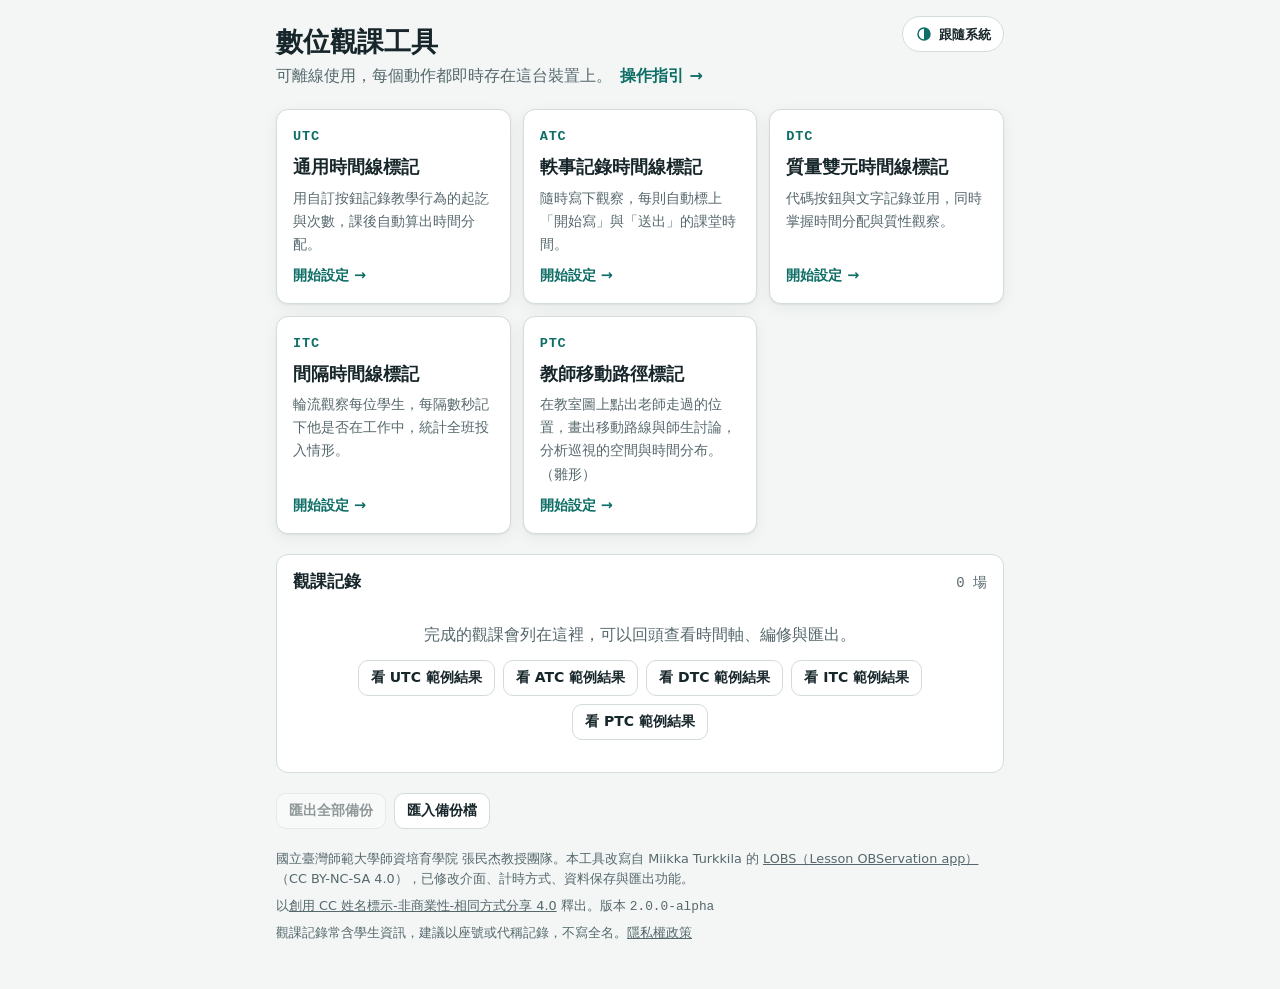
<file: index.html>
<!doctype html>
<html lang="zh-Hant-TW">
<head>
<meta charset="utf-8">
<!-- 內容安全政策：只允許本站與必要的 Google 服務（雲端硬碟同步、使用統計） -->
<meta http-equiv="Content-Security-Policy" content="default-src 'self'; script-src 'self' https://*.googletagmanager.com https://accounts.google.com/gsi/client; style-src 'self' 'unsafe-inline' https://accounts.google.com/gsi/style; img-src 'self' data: blob: https://*.google-analytics.com https://*.googletagmanager.com; connect-src 'self' https://www.googleapis.com https://accounts.google.com/gsi/ https://*.google-analytics.com https://*.analytics.google.com https://*.googletagmanager.com; frame-src https://accounts.google.com/gsi/; font-src 'self' data:; media-src 'self' blob:; worker-src 'self'; manifest-src 'self'; object-src 'none'; base-uri 'self'; form-action 'self'">
<script src="theme.js"></script>
<script src="ga.js"></script>
<meta name="viewport" content="width=device-width, initial-scale=1, viewport-fit=cover">
<title>數位觀課工具</title>
<meta name="theme-color" content="#0F6E66">
<meta name="description" content="UTC、ATC、DTC、ITC、PTC 數位觀課工具（時間線標記、軼事記錄、質量雙元、時間抽樣、教師移動），可離線使用、自動保存。">
<link rel="manifest" href="manifest.webmanifest">
<link rel="icon" href="icons/icon-192.png">
<link rel="apple-touch-icon" href="icons/icon-192.png">
<link rel="stylesheet" href="app.css">
</head>
<body>
<div id="app" aria-live="polite"></div>
<div id="toast" role="status" hidden></div>
<script type="module" src="js/app.js"></script>
</body>
</html>
</file>
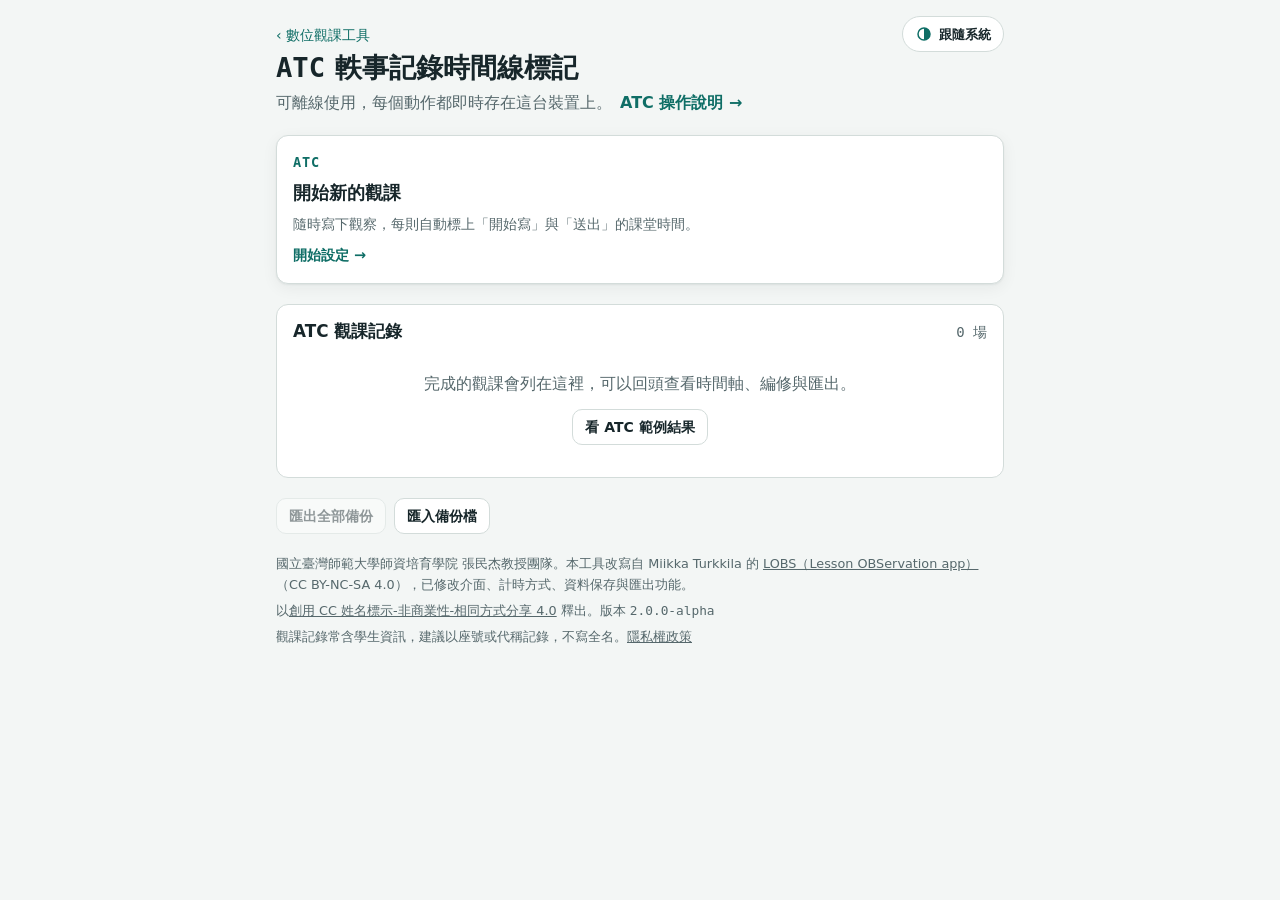
<file: atc/index.html>
<!doctype html>
<html lang="zh-Hant-TW" data-tool="ATC">
<head>
<meta charset="utf-8">
<base href="../">
<!-- 內容安全政策：只允許本站與必要的 Google 服務（雲端硬碟同步、使用統計） -->
<meta http-equiv="Content-Security-Policy" content="default-src 'self'; script-src 'self' https://*.googletagmanager.com https://accounts.google.com/gsi/client; style-src 'self' 'unsafe-inline' https://accounts.google.com/gsi/style; img-src 'self' data: blob: https://*.google-analytics.com https://*.googletagmanager.com; connect-src 'self' https://www.googleapis.com https://accounts.google.com/gsi/ https://*.google-analytics.com https://*.analytics.google.com https://*.googletagmanager.com; frame-src https://accounts.google.com/gsi/; font-src 'self' data:; media-src 'self' blob:; worker-src 'self'; manifest-src 'self'; object-src 'none'; base-uri 'self'; form-action 'self'">
<script src="theme.js"></script>
<script src="ga.js"></script>
<meta name="viewport" content="width=device-width, initial-scale=1, viewport-fit=cover">
<title>ATC 軼事記錄時間線標記｜數位觀課工具</title>
<meta name="theme-color" content="#0F6E66">
<meta name="description" content="ATC 軼事記錄時間線標記：隨時寫下觀察，每則自動標上開始與送出的課堂時間。可離線使用、自動保存。">
<link rel="manifest" href="manifest.webmanifest">
<link rel="icon" href="icons/icon-192.png">
<link rel="apple-touch-icon" href="icons/icon-192.png">
<link rel="stylesheet" href="app.css">
</head>
<body>
<div id="app" aria-live="polite"></div>
<div id="toast" role="status" hidden></div>
<script type="module" src="js/app.js"></script>
</body>
</html>
</file>
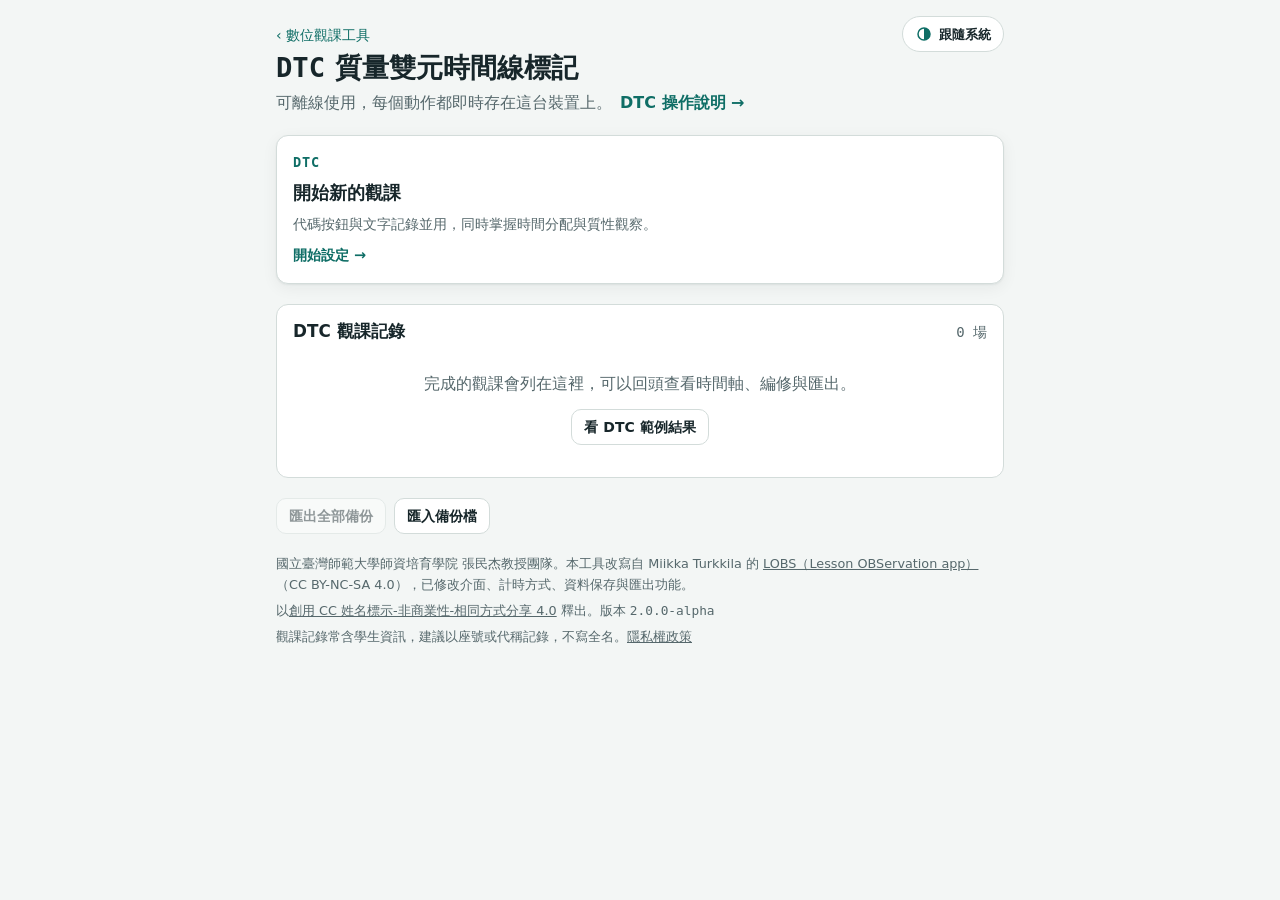
<file: dtc/index.html>
<!doctype html>
<html lang="zh-Hant-TW" data-tool="DTC">
<head>
<meta charset="utf-8">
<base href="../">
<!-- 內容安全政策：只允許本站與必要的 Google 服務（雲端硬碟同步、使用統計） -->
<meta http-equiv="Content-Security-Policy" content="default-src 'self'; script-src 'self' https://*.googletagmanager.com https://accounts.google.com/gsi/client; style-src 'self' 'unsafe-inline' https://accounts.google.com/gsi/style; img-src 'self' data: blob: https://*.google-analytics.com https://*.googletagmanager.com; connect-src 'self' https://www.googleapis.com https://accounts.google.com/gsi/ https://*.google-analytics.com https://*.analytics.google.com https://*.googletagmanager.com; frame-src https://accounts.google.com/gsi/; font-src 'self' data:; media-src 'self' blob:; worker-src 'self'; manifest-src 'self'; object-src 'none'; base-uri 'self'; form-action 'self'">
<script src="theme.js"></script>
<script src="ga.js"></script>
<meta name="viewport" content="width=device-width, initial-scale=1, viewport-fit=cover">
<title>DTC 質量雙元時間線標記｜數位觀課工具</title>
<meta name="theme-color" content="#0F6E66">
<meta name="description" content="DTC 質量雙元時間線標記：代碼按鈕與文字記錄並用，同時掌握時間分配與質性觀察。可離線使用、自動保存。">
<link rel="manifest" href="manifest.webmanifest">
<link rel="icon" href="icons/icon-192.png">
<link rel="apple-touch-icon" href="icons/icon-192.png">
<link rel="stylesheet" href="app.css">
</head>
<body>
<div id="app" aria-live="polite"></div>
<div id="toast" role="status" hidden></div>
<script type="module" src="js/app.js"></script>
</body>
</html>
</file>
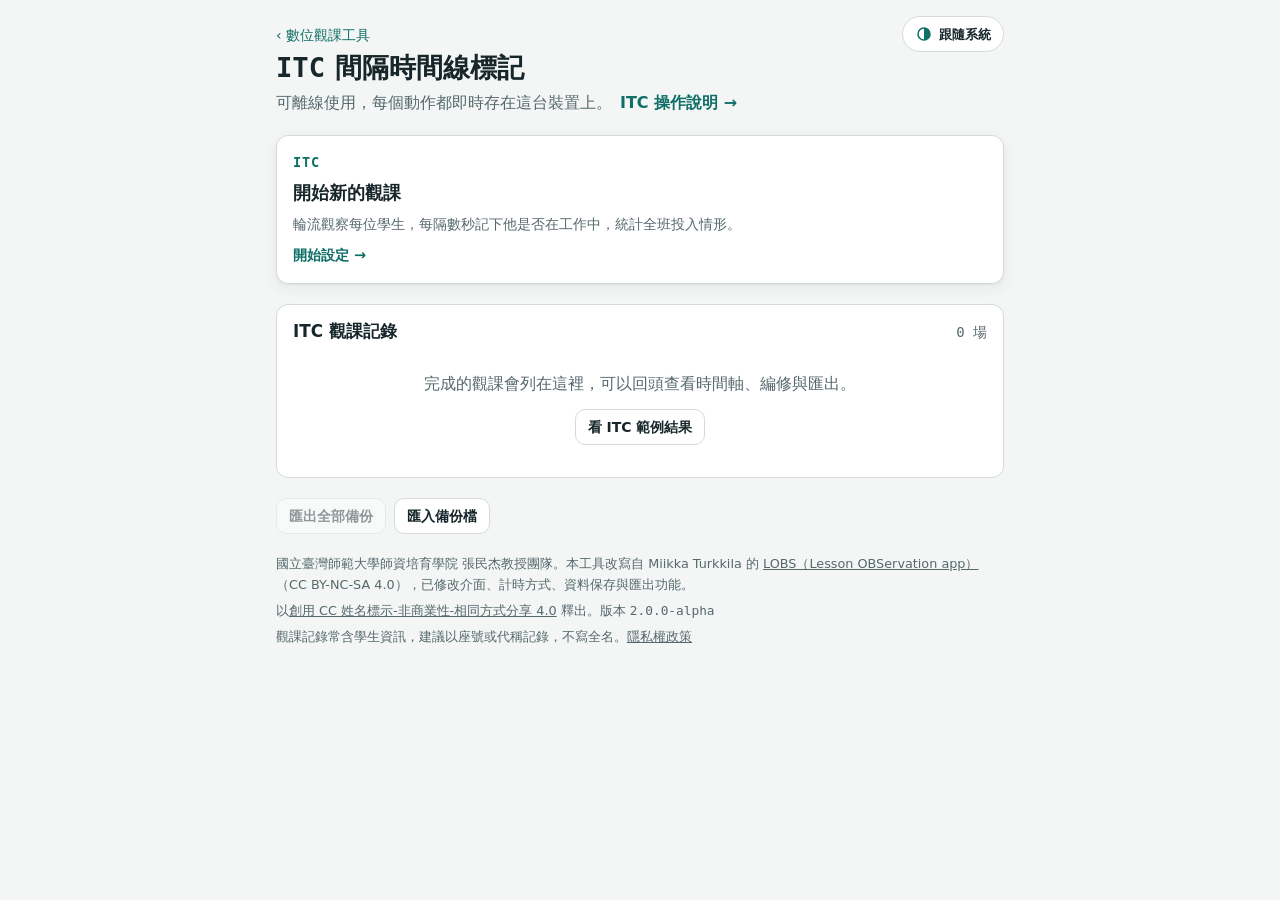
<file: itc/index.html>
<!doctype html>
<html lang="zh-Hant-TW" data-tool="ITC">
<head>
<meta charset="utf-8">
<base href="../">
<!-- 內容安全政策：只允許本站與必要的 Google 服務（雲端硬碟同步、使用統計） -->
<meta http-equiv="Content-Security-Policy" content="default-src 'self'; script-src 'self' https://*.googletagmanager.com https://accounts.google.com/gsi/client; style-src 'self' 'unsafe-inline' https://accounts.google.com/gsi/style; img-src 'self' data: blob: https://*.google-analytics.com https://*.googletagmanager.com; connect-src 'self' https://www.googleapis.com https://accounts.google.com/gsi/ https://*.google-analytics.com https://*.analytics.google.com https://*.googletagmanager.com; frame-src https://accounts.google.com/gsi/; font-src 'self' data:; media-src 'self' blob:; worker-src 'self'; manifest-src 'self'; object-src 'none'; base-uri 'self'; form-action 'self'">
<script src="theme.js"></script>
<script src="ga.js"></script>
<meta name="viewport" content="width=device-width, initial-scale=1, viewport-fit=cover">
<title>ITC 間隔時間線標記｜數位觀課工具</title>
<meta name="theme-color" content="#0F6E66">
<meta name="description" content="ITC 間隔時間線標記：時間抽樣：輪流觀察每位學生是否在工作中，可用座位表、標記教學活動。可離線使用、自動保存。">
<link rel="manifest" href="manifest.webmanifest">
<link rel="icon" href="icons/icon-192.png">
<link rel="apple-touch-icon" href="icons/icon-192.png">
<link rel="stylesheet" href="app.css">
</head>
<body>
<div id="app" aria-live="polite"></div>
<div id="toast" role="status" hidden></div>
<script type="module" src="js/app.js"></script>
</body>
</html>
</file>
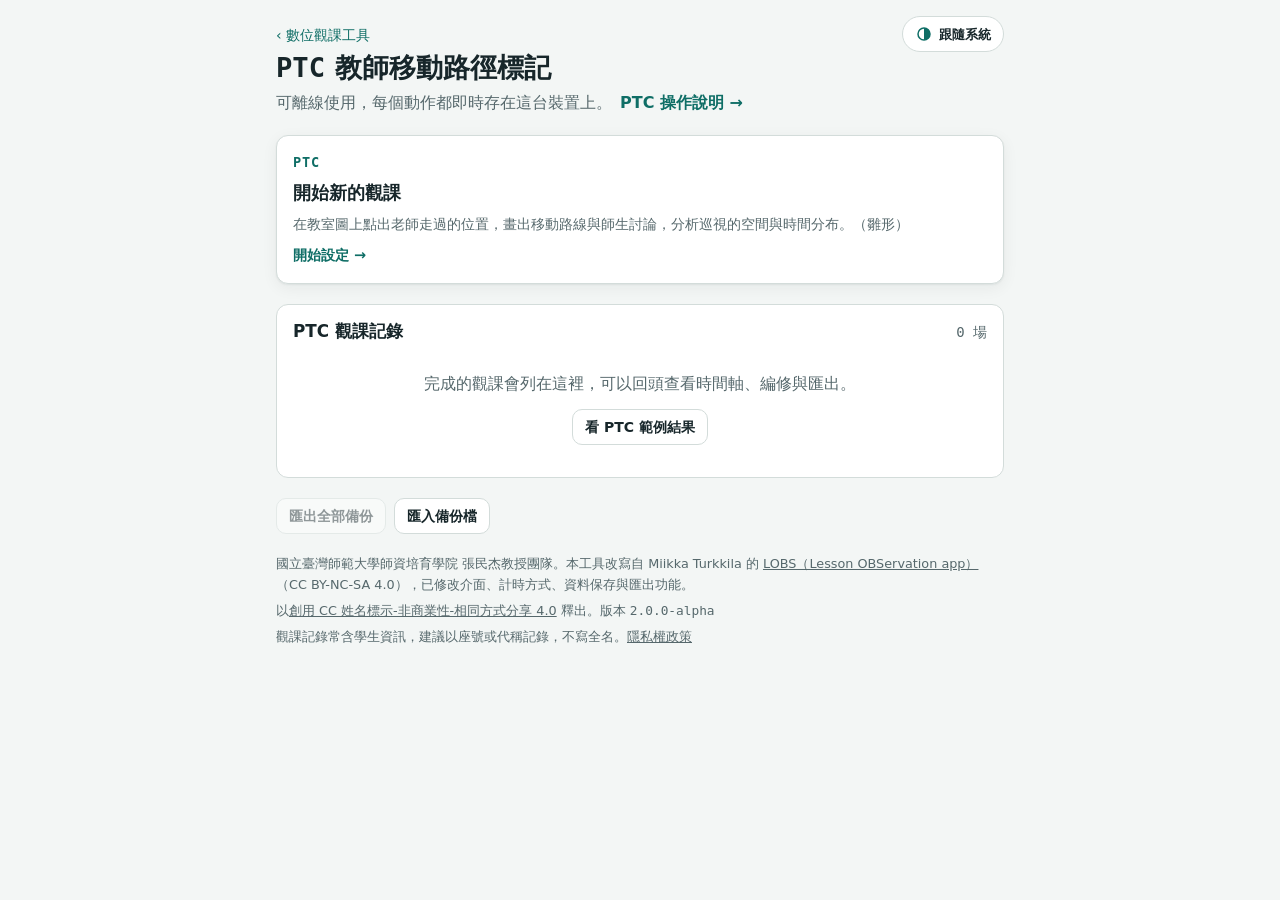
<file: ptc/index.html>
<!doctype html>
<html lang="zh-Hant-TW" data-tool="PTC">
<head>
<meta charset="utf-8">
<base href="../">
<!-- 內容安全政策：只允許本站與必要的 Google 服務（雲端硬碟同步、使用統計） -->
<meta http-equiv="Content-Security-Policy" content="default-src 'self'; script-src 'self' https://*.googletagmanager.com https://accounts.google.com/gsi/client; style-src 'self' 'unsafe-inline' https://accounts.google.com/gsi/style; img-src 'self' data: blob: https://*.google-analytics.com https://*.googletagmanager.com; connect-src 'self' https://www.googleapis.com https://accounts.google.com/gsi/ https://*.google-analytics.com https://*.analytics.google.com https://*.googletagmanager.com; frame-src https://accounts.google.com/gsi/; font-src 'self' data:; media-src 'self' blob:; worker-src 'self'; manifest-src 'self'; object-src 'none'; base-uri 'self'; form-action 'self'">
<script src="theme.js"></script>
<script src="ga.js"></script>
<meta name="viewport" content="width=device-width, initial-scale=1, viewport-fit=cover">
<title>PTC 教師移動路徑標記｜數位觀課工具</title>
<meta name="theme-color" content="#0F6E66">
<meta name="description" content="PTC 教師移動路徑標記：在教室圖上點出老師的移動路線與師生討論，分析巡視的空間與時間分布。可離線使用、自動保存。">
<link rel="manifest" href="manifest.webmanifest">
<link rel="icon" href="icons/icon-192.png">
<link rel="apple-touch-icon" href="icons/icon-192.png">
<link rel="stylesheet" href="app.css">
</head>
<body>
<div id="app" aria-live="polite"></div>
<div id="toast" role="status" hidden></div>
<script type="module" src="js/app.js"></script>
</body>
</html>
</file>
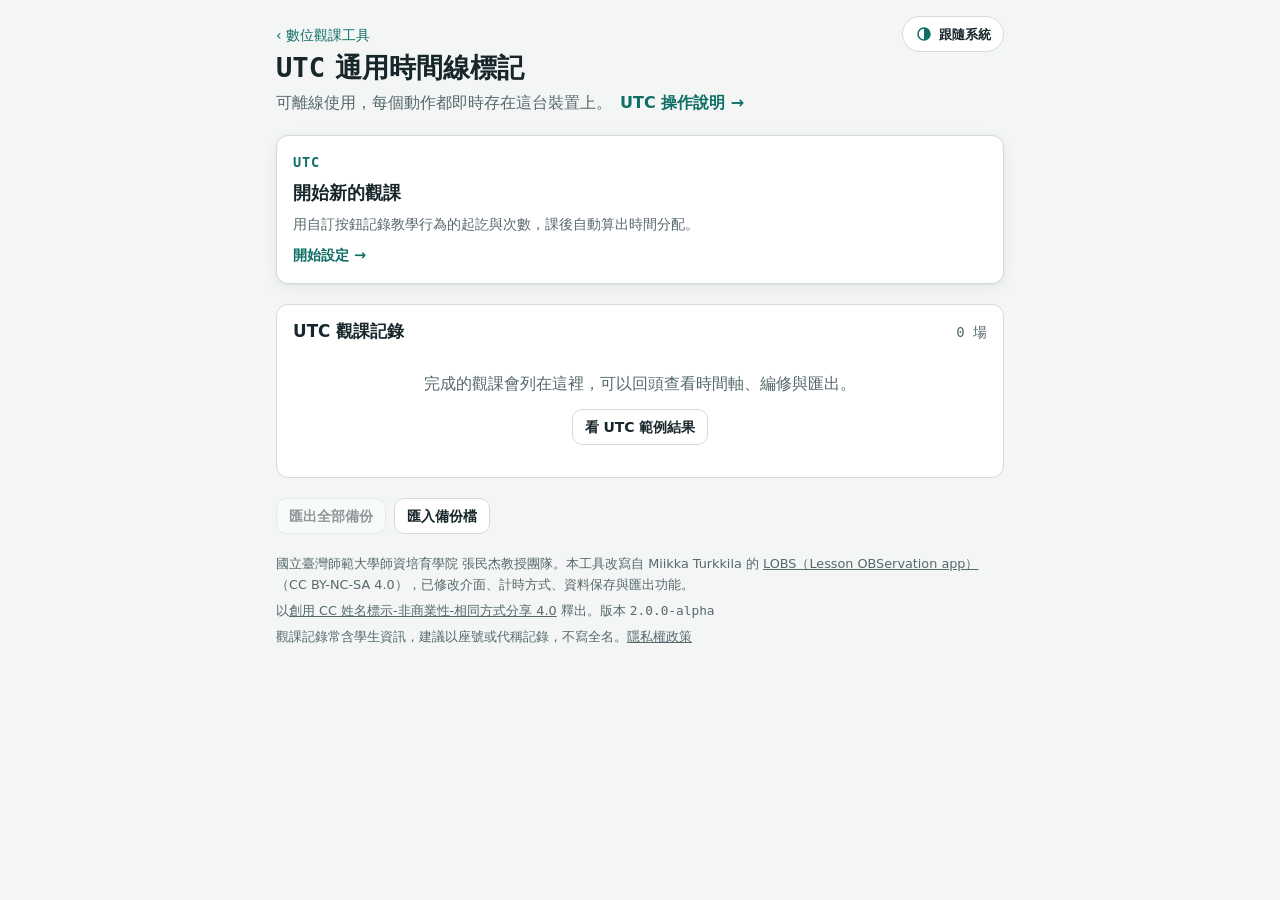
<file: utc/index.html>
<!doctype html>
<html lang="zh-Hant-TW" data-tool="UTC">
<head>
<meta charset="utf-8">
<base href="../">
<!-- 內容安全政策：只允許本站與必要的 Google 服務（雲端硬碟同步、使用統計） -->
<meta http-equiv="Content-Security-Policy" content="default-src 'self'; script-src 'self' https://*.googletagmanager.com https://accounts.google.com/gsi/client; style-src 'self' 'unsafe-inline' https://accounts.google.com/gsi/style; img-src 'self' data: blob: https://*.google-analytics.com https://*.googletagmanager.com; connect-src 'self' https://www.googleapis.com https://accounts.google.com/gsi/ https://*.google-analytics.com https://*.analytics.google.com https://*.googletagmanager.com; frame-src https://accounts.google.com/gsi/; font-src 'self' data:; media-src 'self' blob:; worker-src 'self'; manifest-src 'self'; object-src 'none'; base-uri 'self'; form-action 'self'">
<script src="theme.js"></script>
<script src="ga.js"></script>
<meta name="viewport" content="width=device-width, initial-scale=1, viewport-fit=cover">
<title>UTC 通用時間線標記｜數位觀課工具</title>
<meta name="theme-color" content="#0F6E66">
<meta name="description" content="UTC 通用時間線標記：用自訂按鈕記錄教學行為的起訖與次數，課後自動算出時間分配。可離線使用、自動保存。">
<link rel="manifest" href="manifest.webmanifest">
<link rel="icon" href="icons/icon-192.png">
<link rel="apple-touch-icon" href="icons/icon-192.png">
<link rel="stylesheet" href="app.css">
</head>
<body>
<div id="app" aria-live="polite"></div>
<div id="toast" role="status" hidden></div>
<script type="module" src="js/app.js"></script>
</body>
</html>
</file>
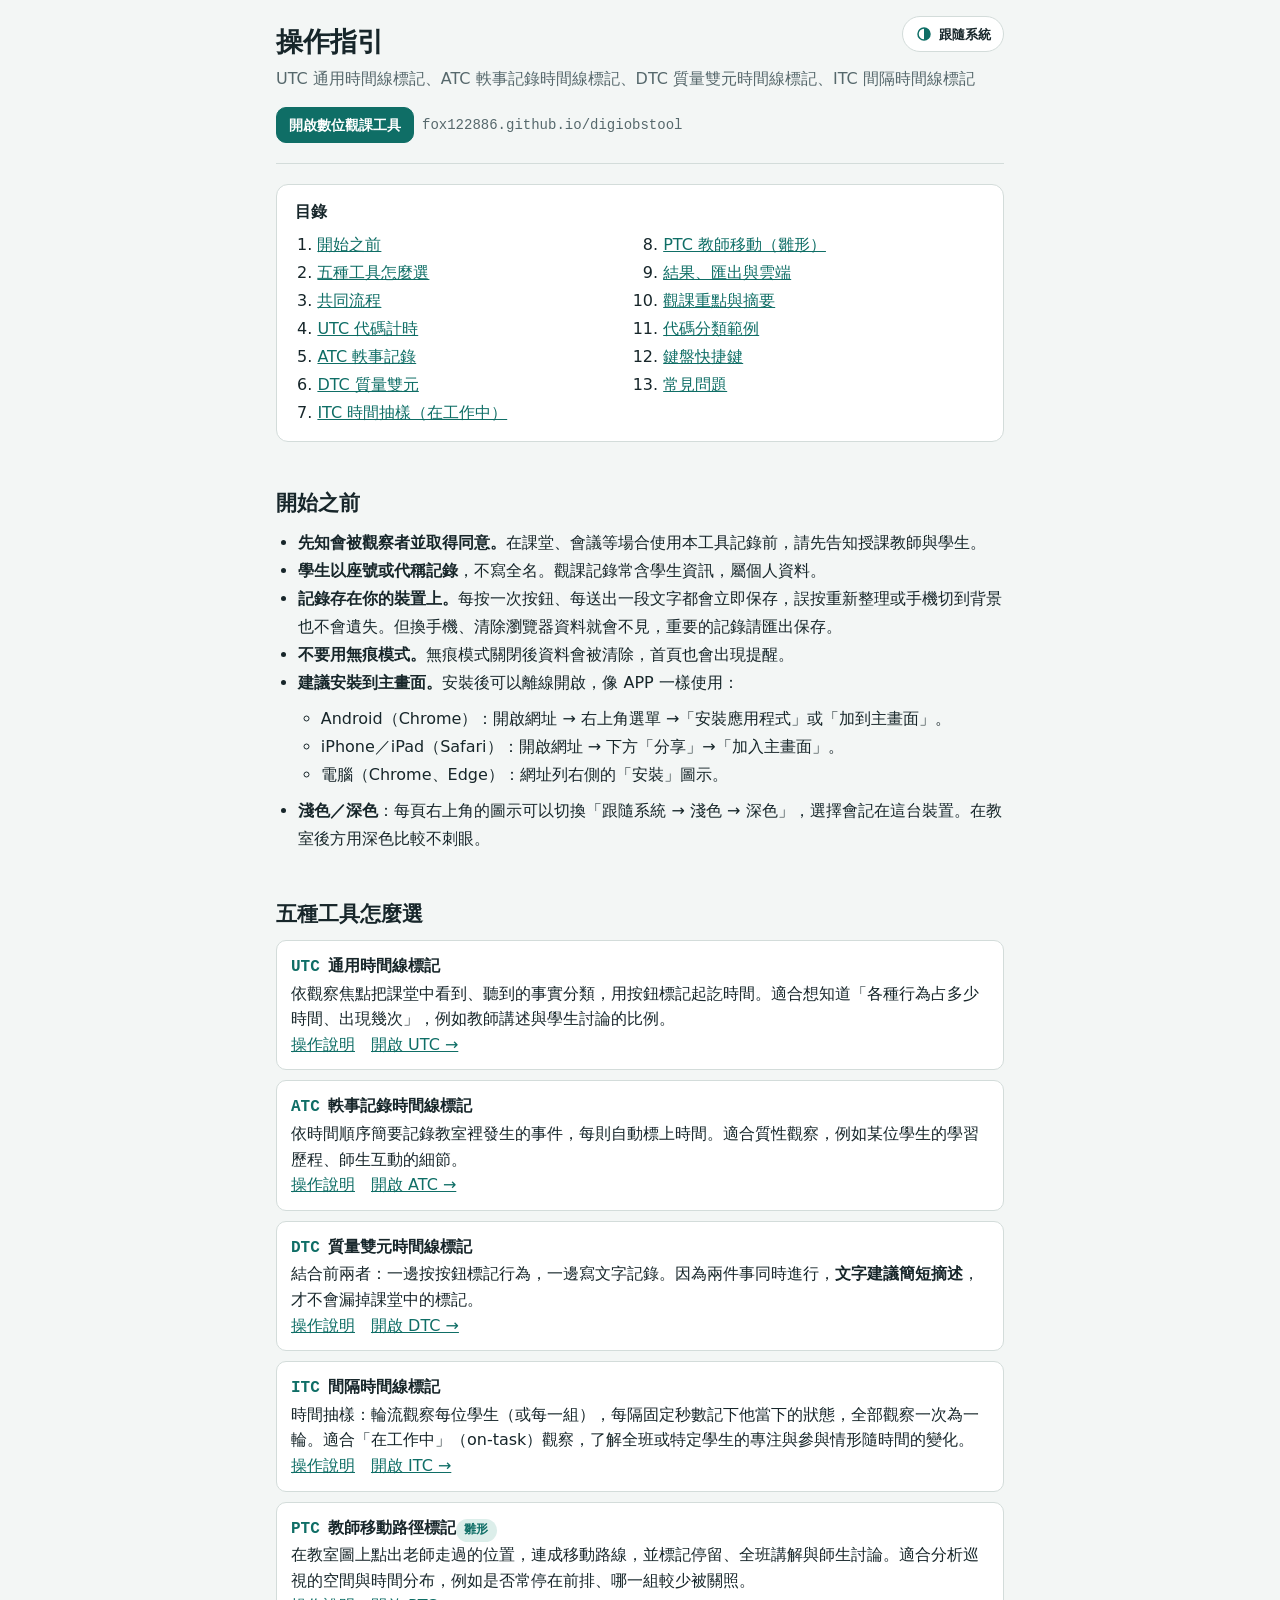
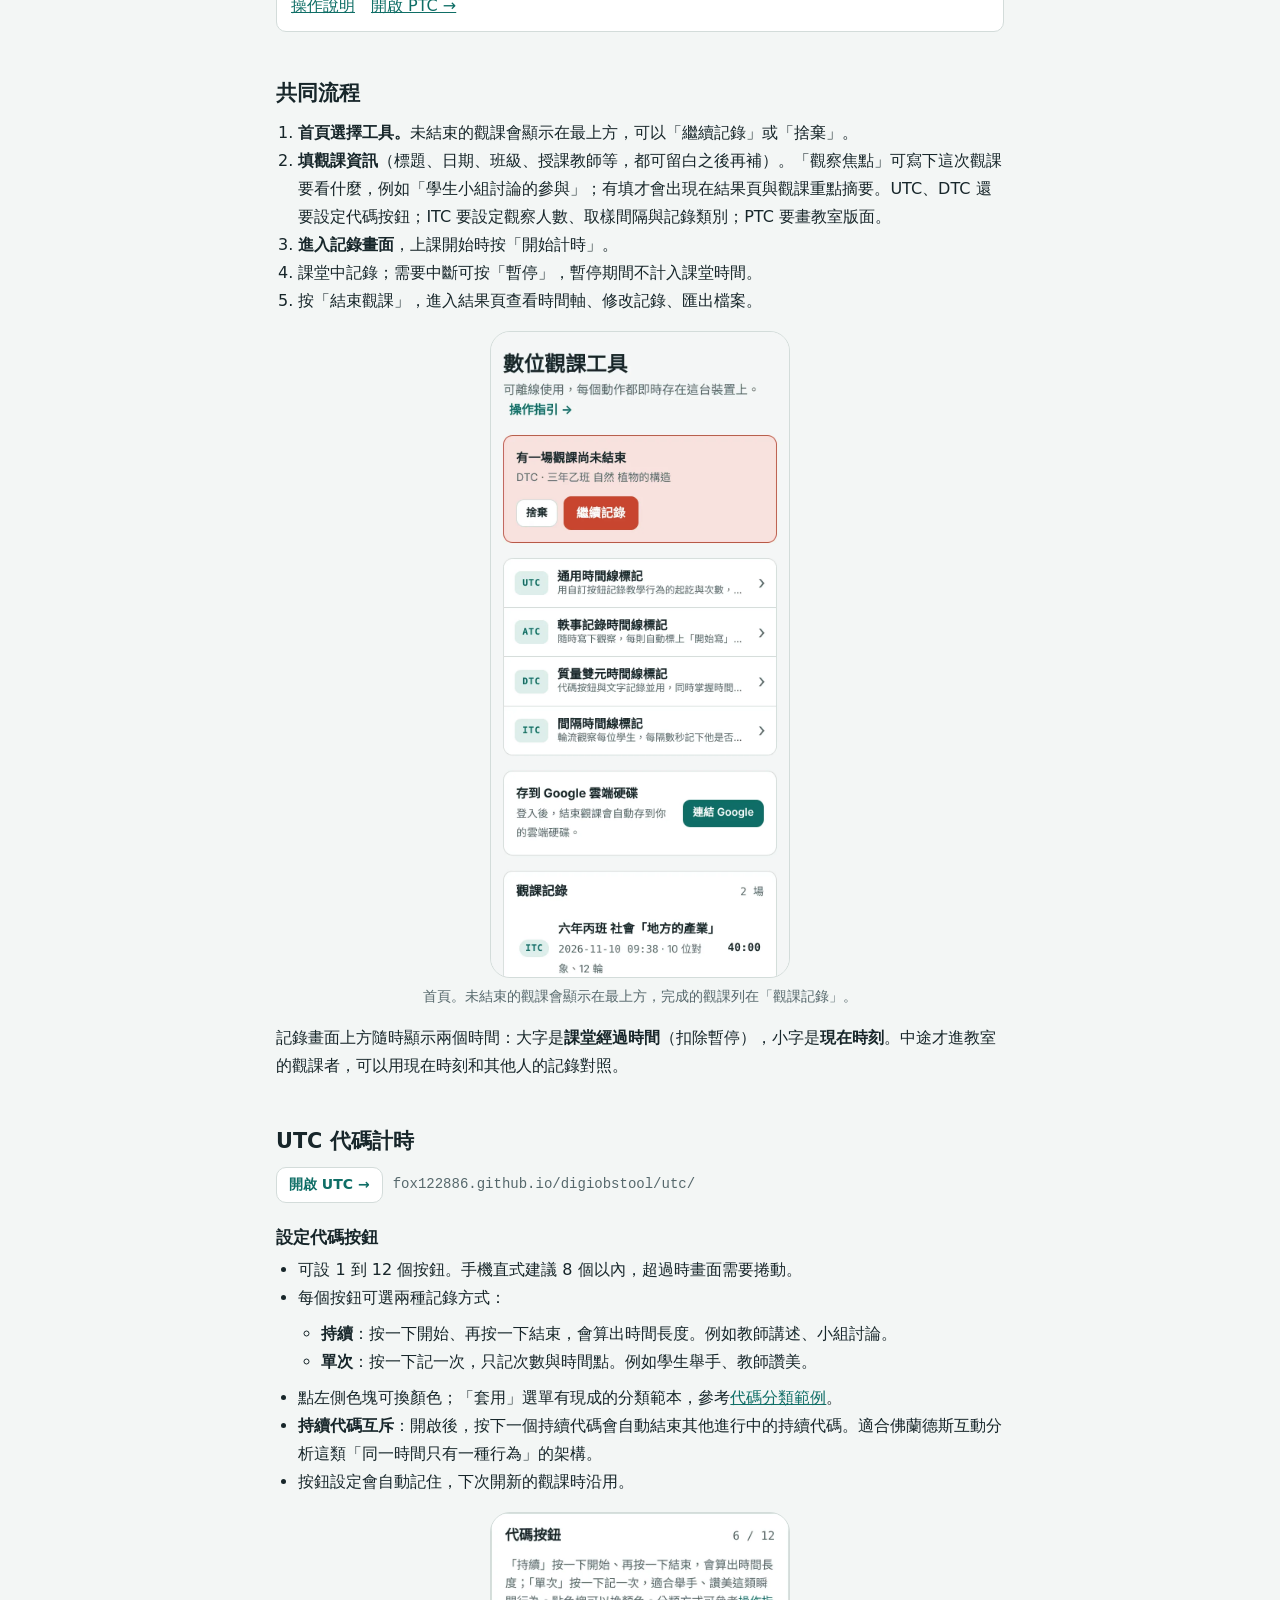
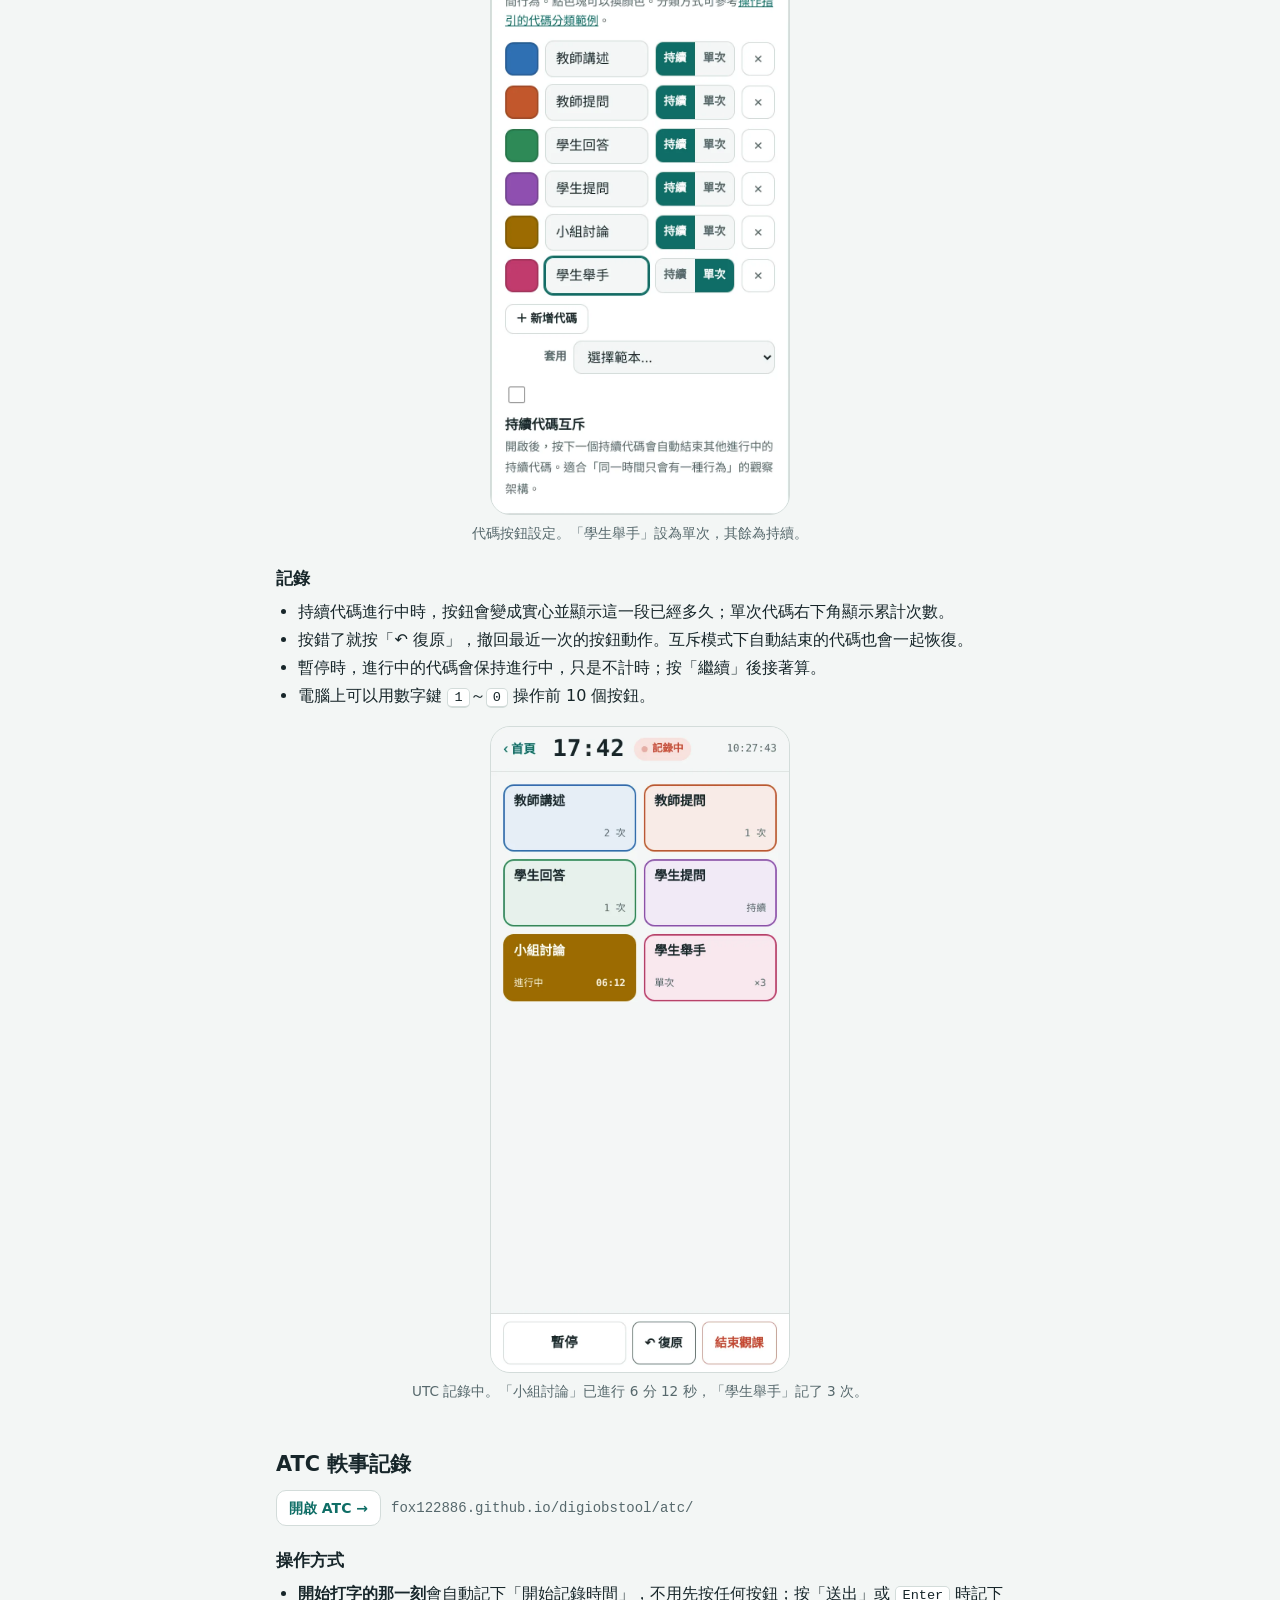
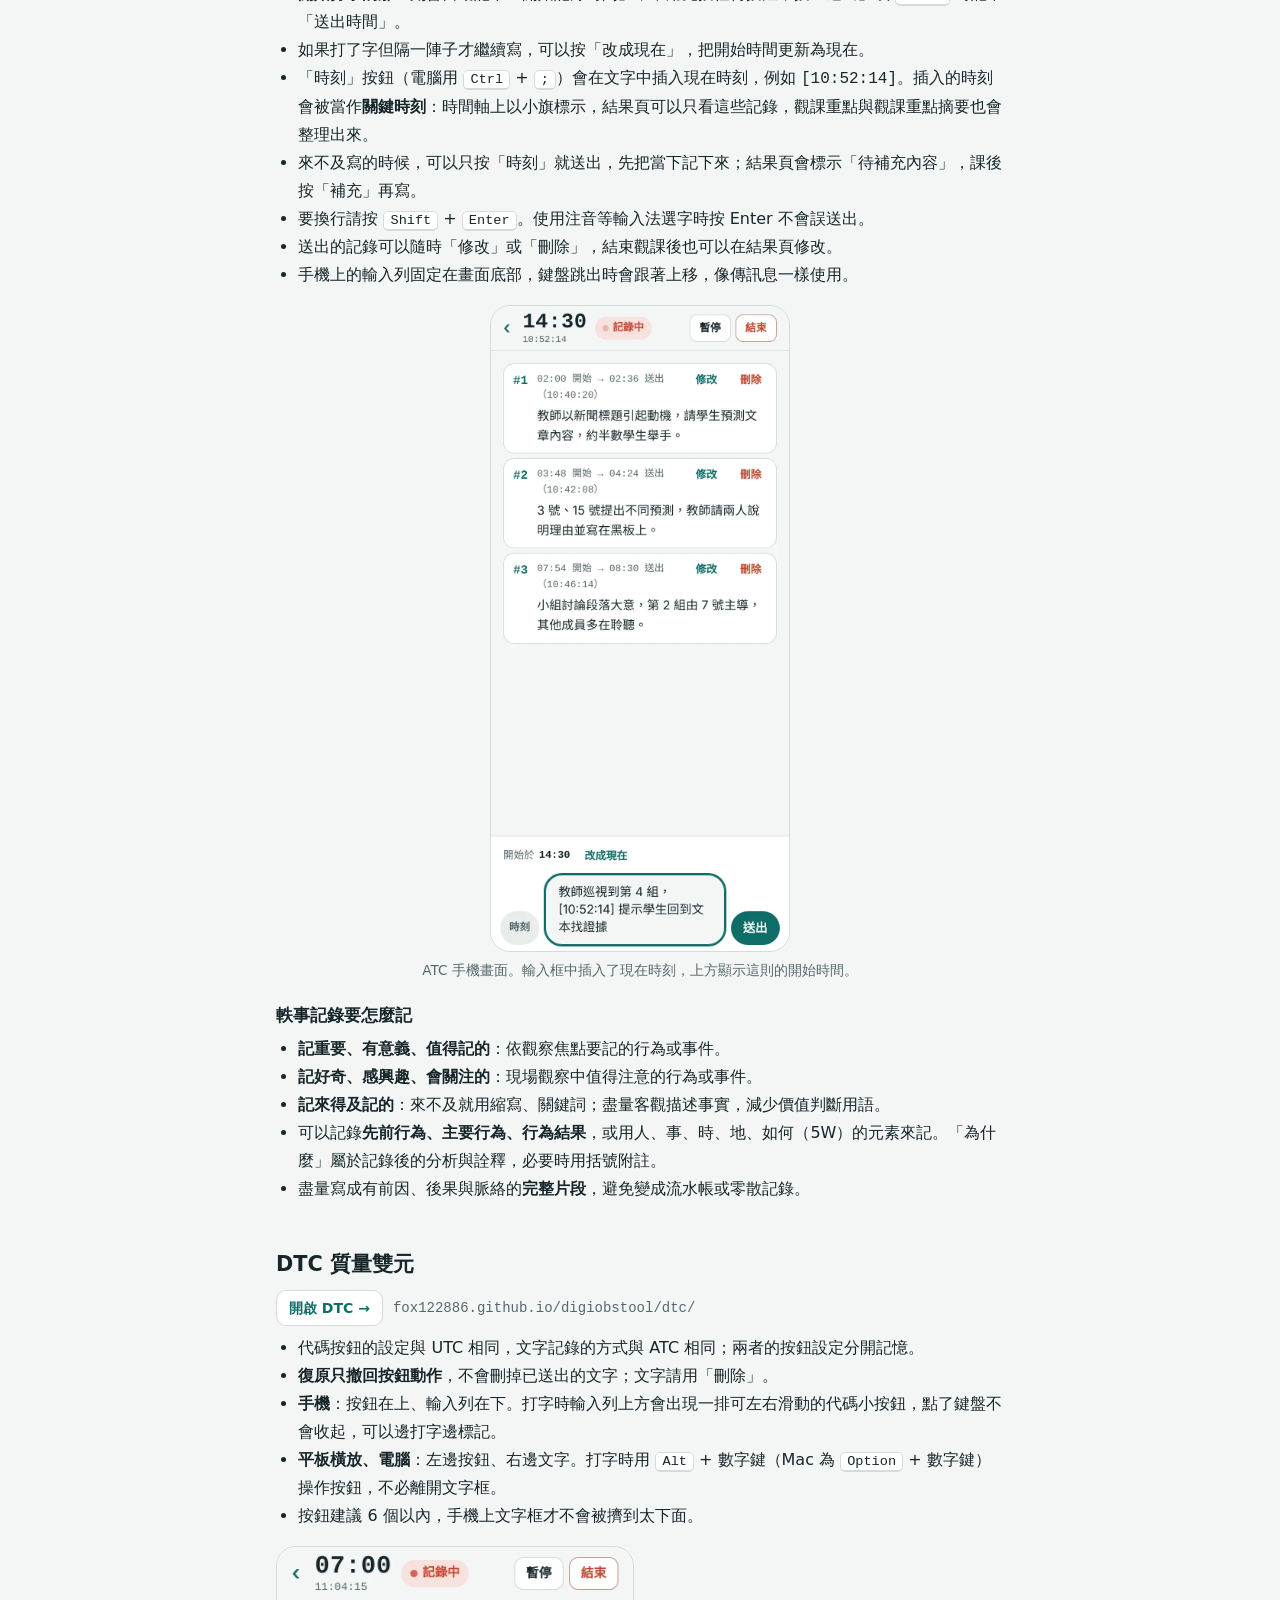
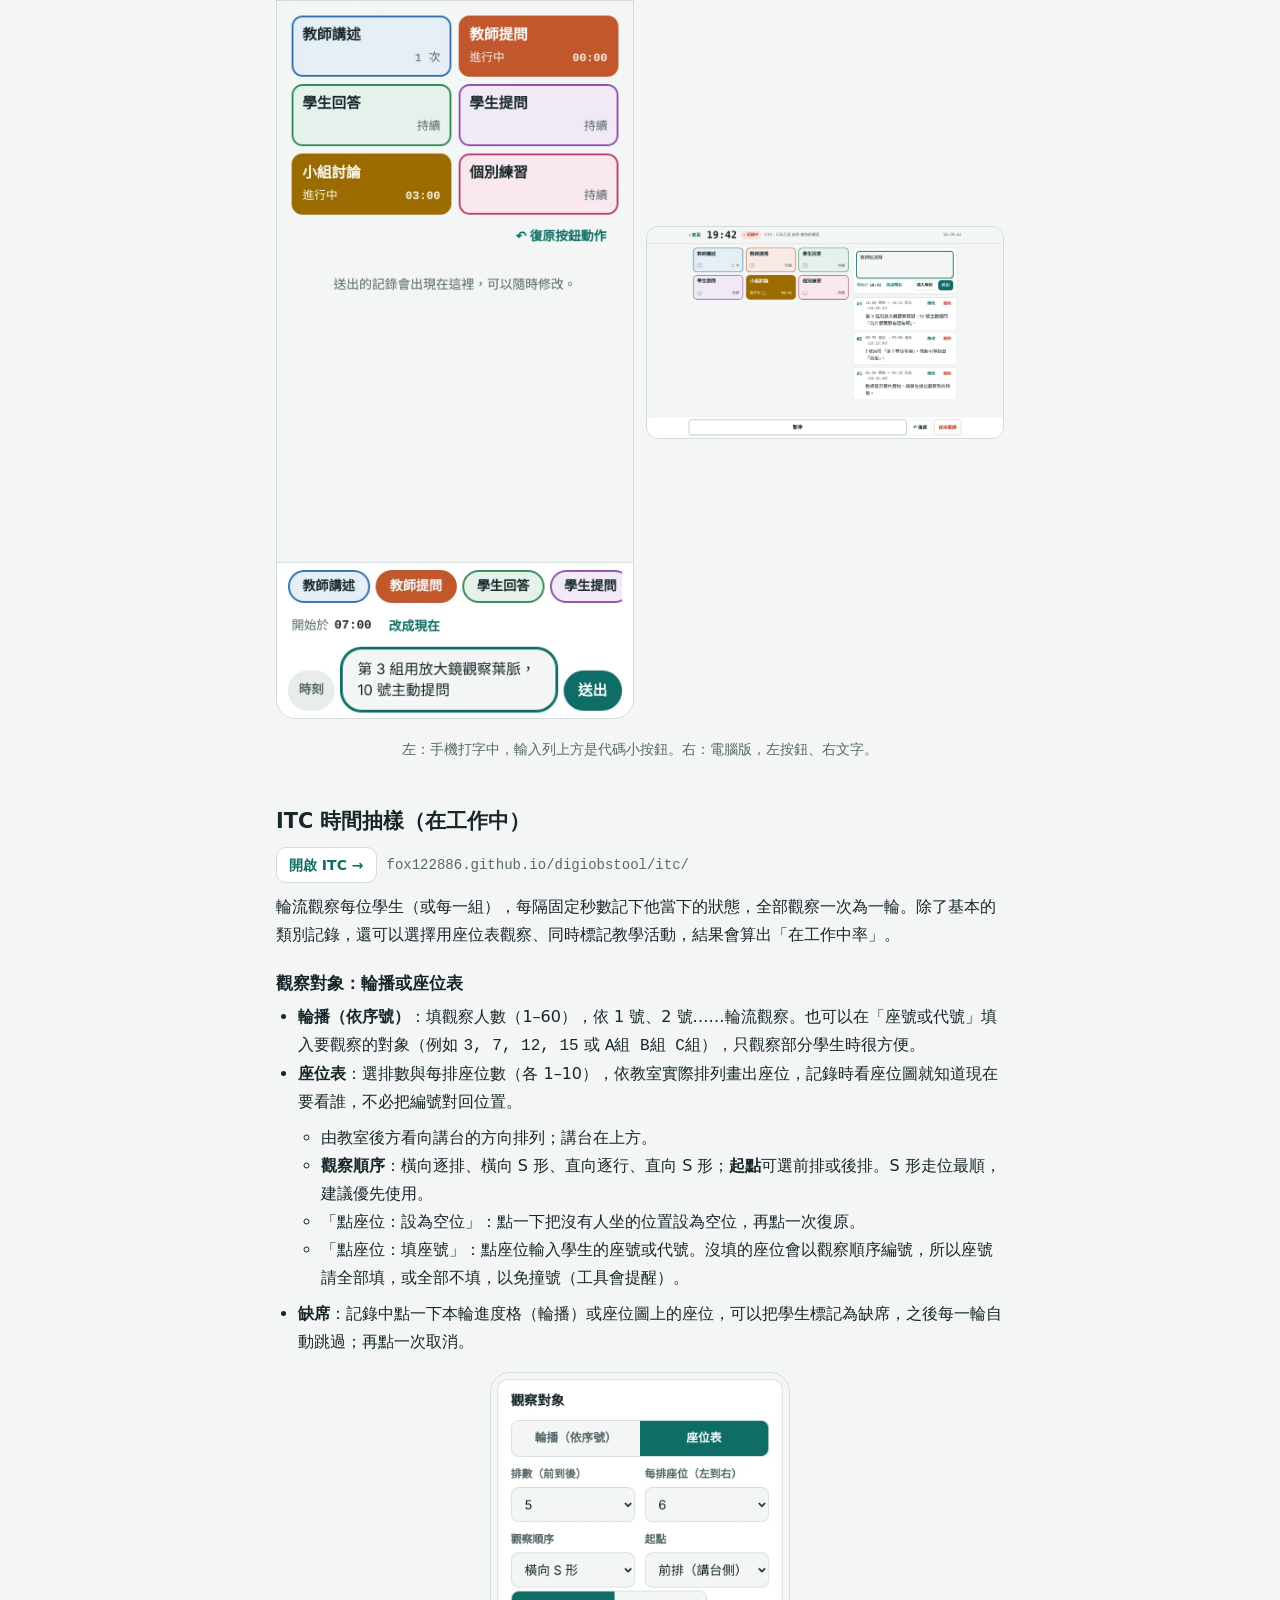
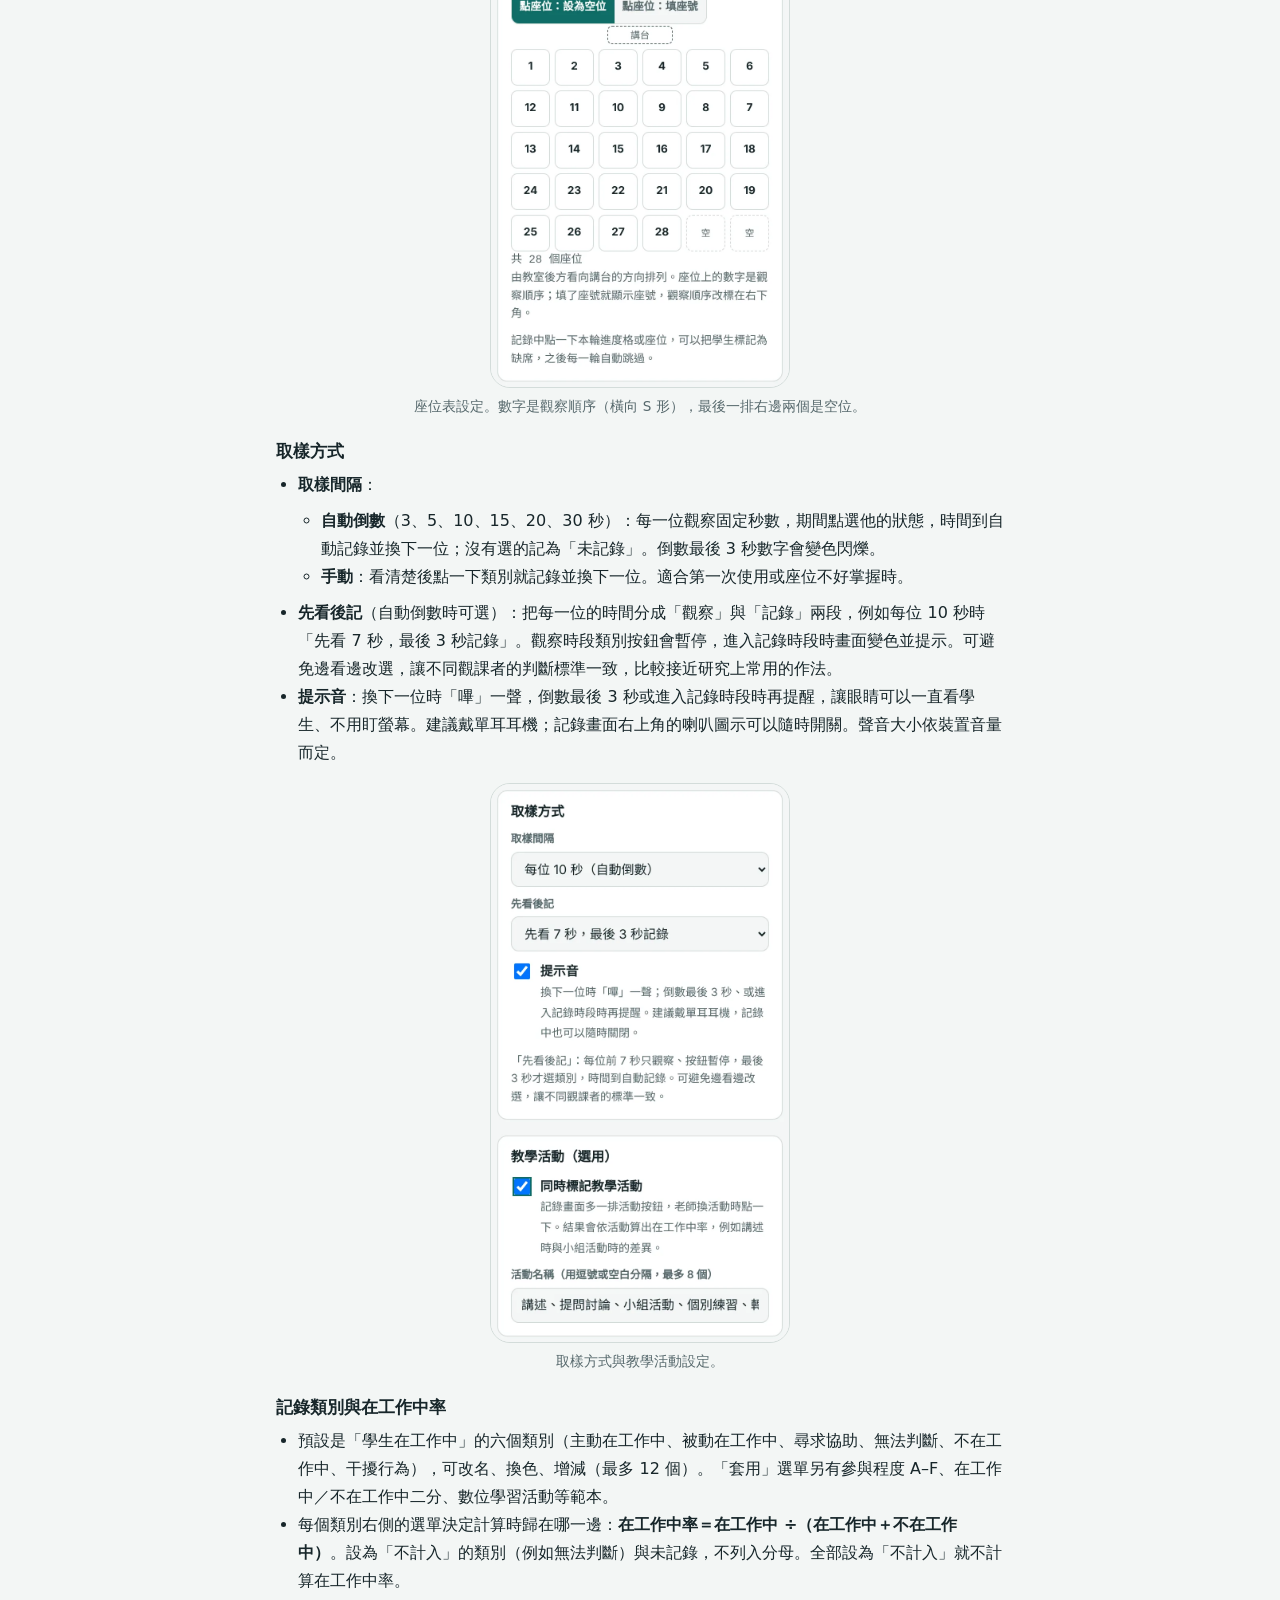
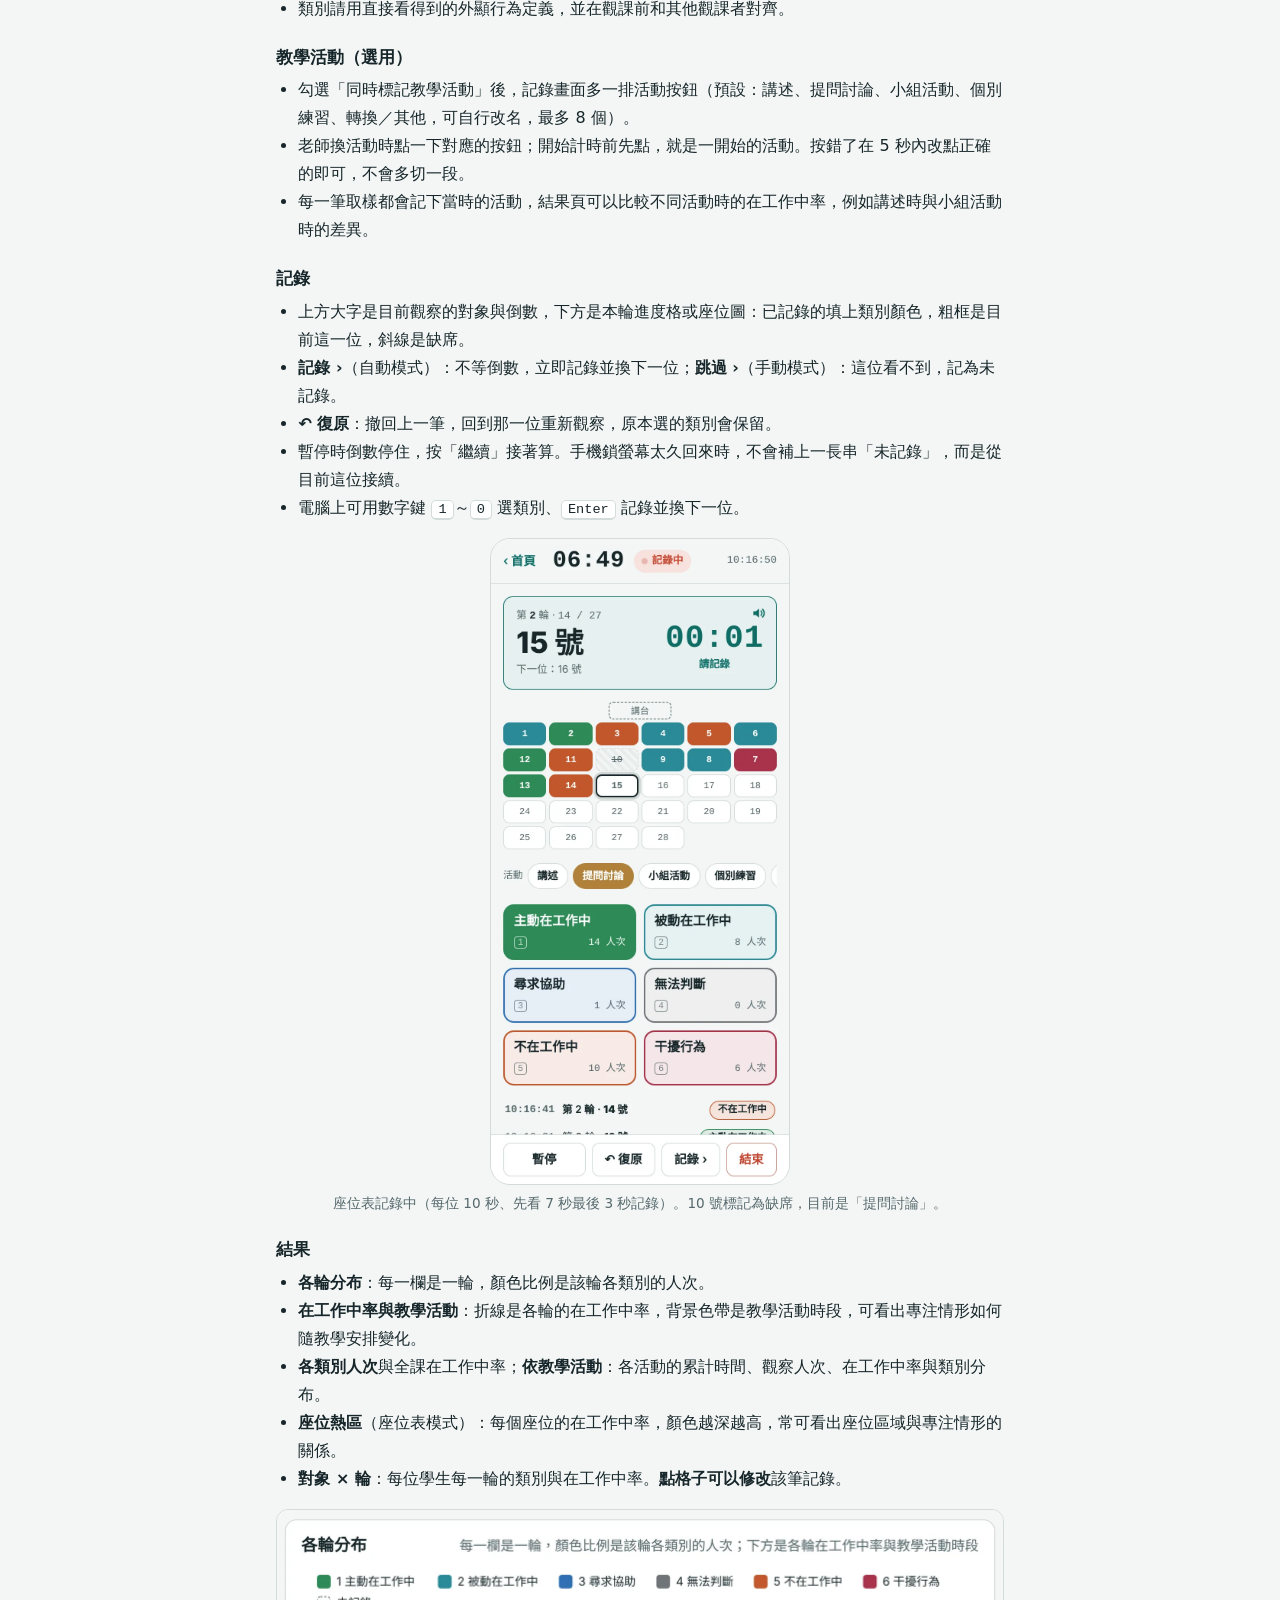
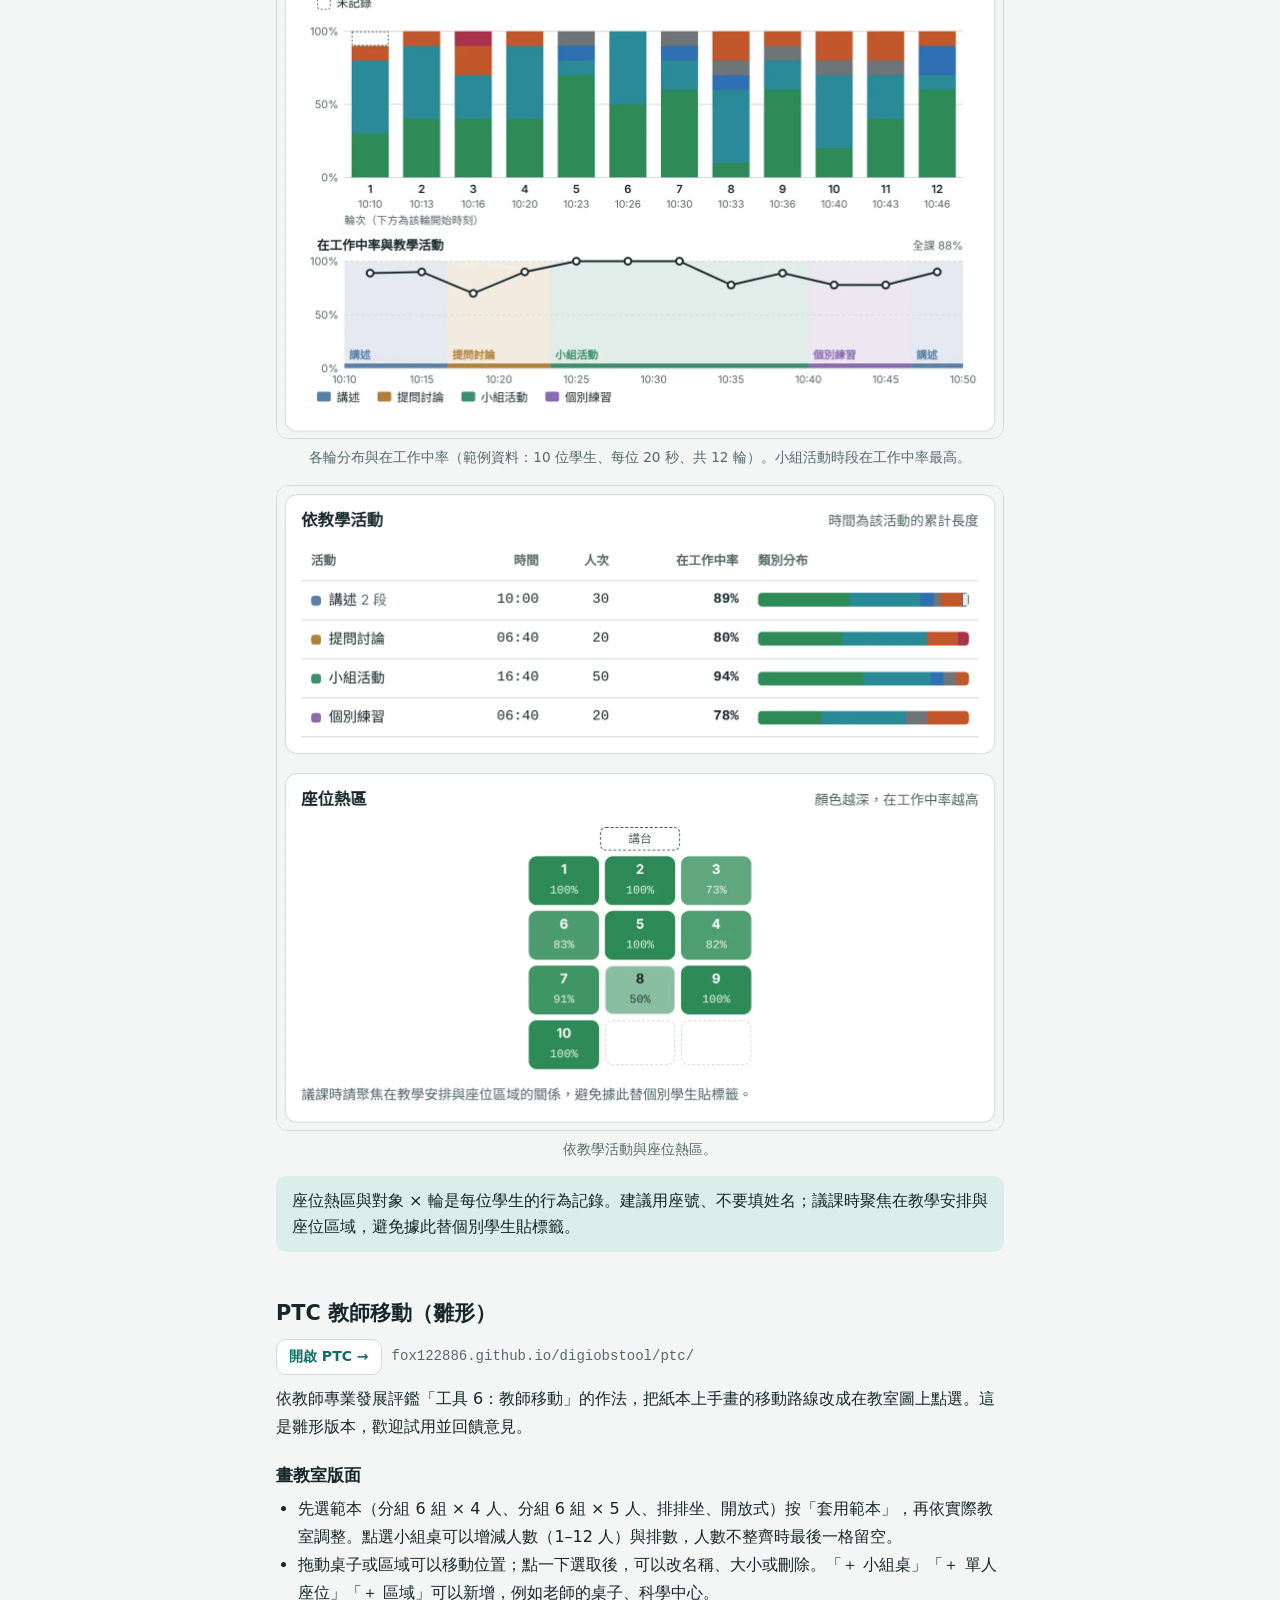
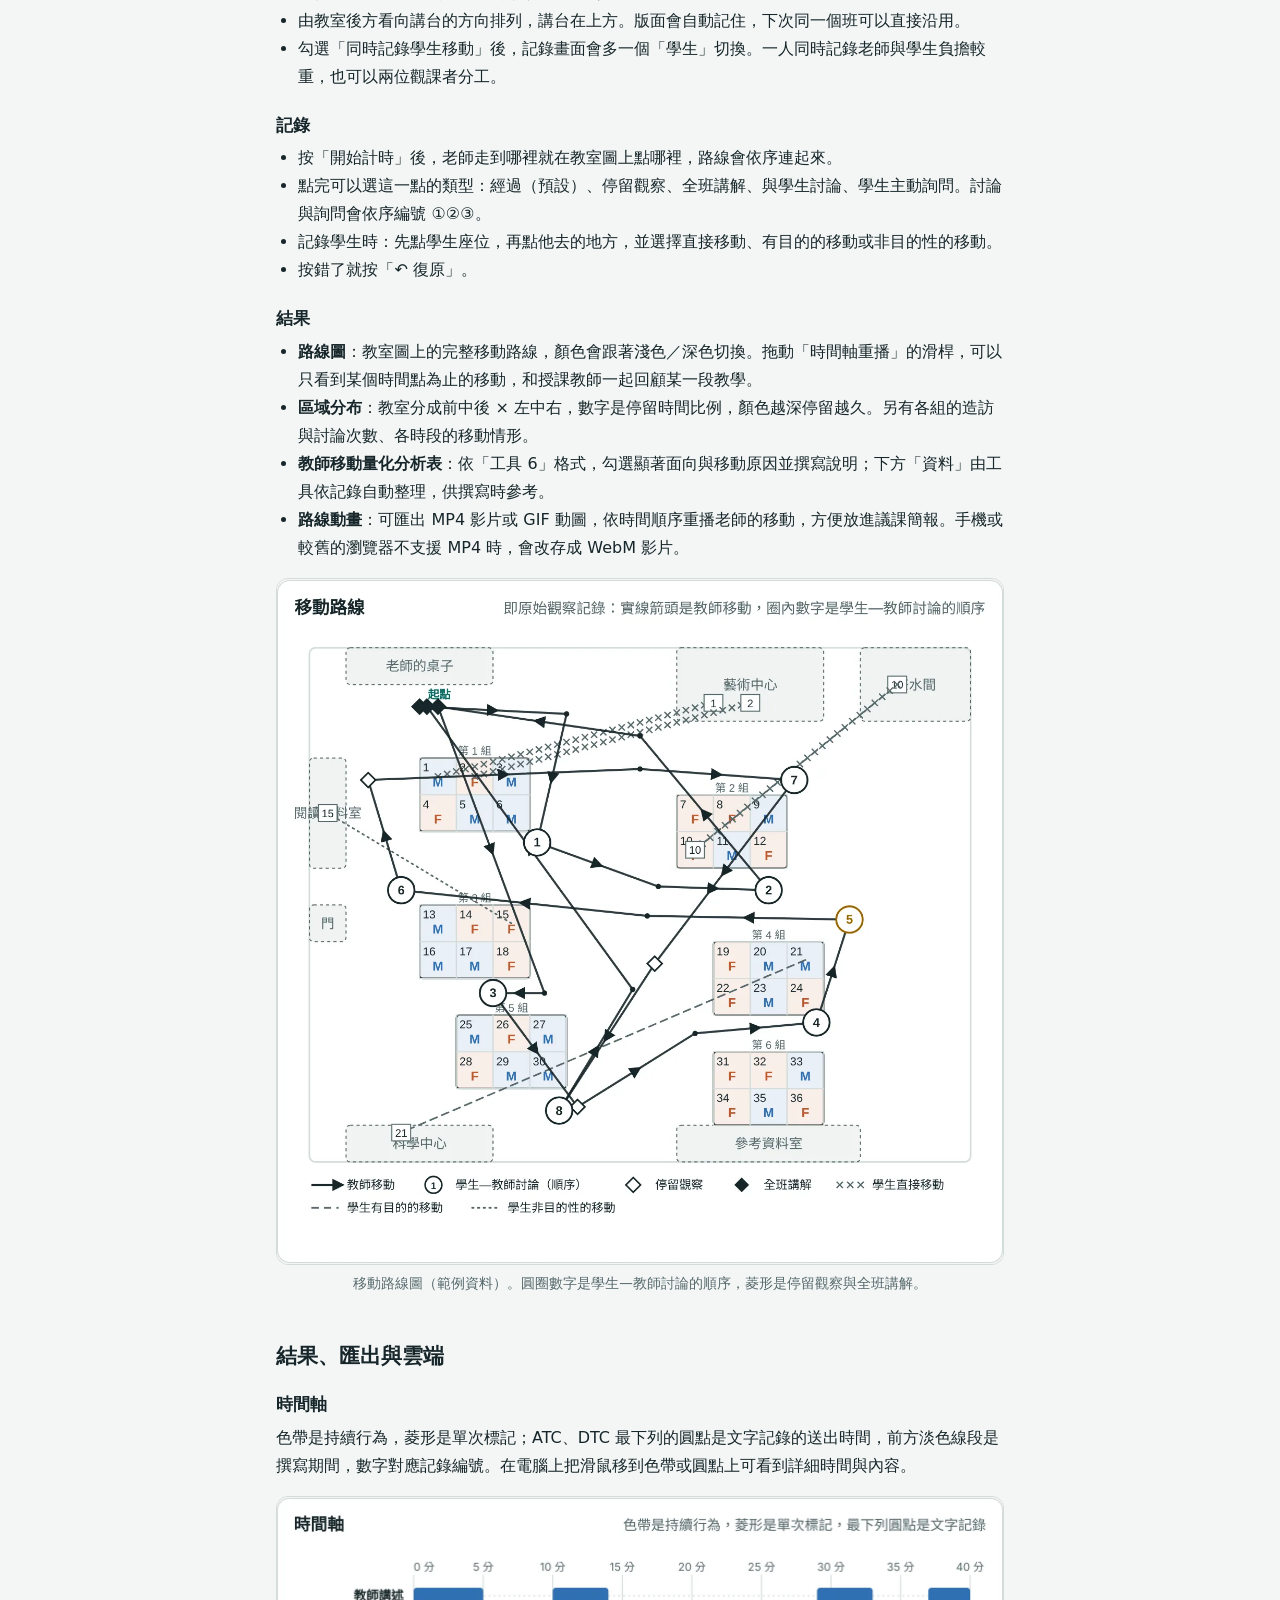
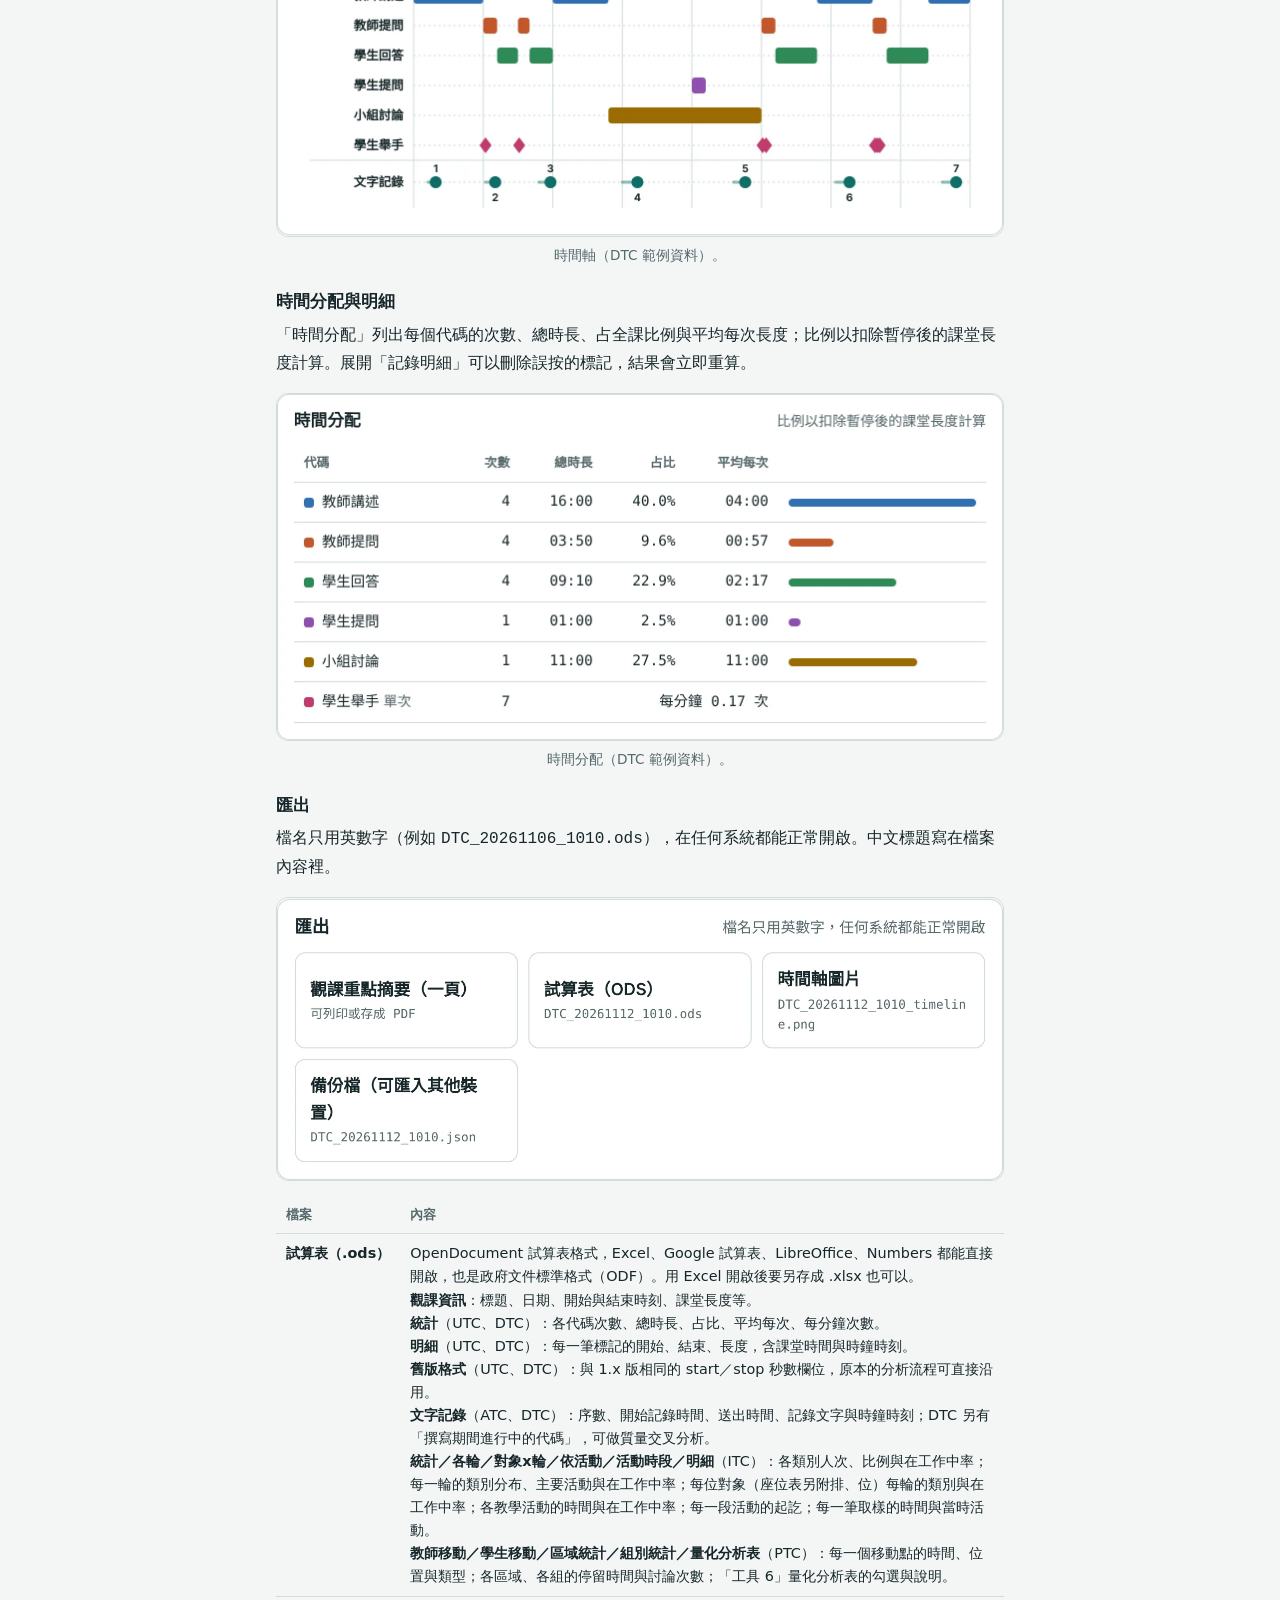
<file: guide.html>
<!doctype html>
<html lang="zh-Hant-TW">
<head>
<meta charset="utf-8">
<!-- 內容安全政策：只允許本站與必要的 Google 服務（雲端硬碟同步、使用統計） -->
<meta http-equiv="Content-Security-Policy" content="default-src 'self'; script-src 'self' https://*.googletagmanager.com https://accounts.google.com/gsi/client; style-src 'self' 'unsafe-inline' https://accounts.google.com/gsi/style; img-src 'self' data: blob: https://*.google-analytics.com https://*.googletagmanager.com; connect-src 'self' https://www.googleapis.com https://accounts.google.com/gsi/ https://*.google-analytics.com https://*.analytics.google.com https://*.googletagmanager.com; frame-src https://accounts.google.com/gsi/; font-src 'self' data:; media-src 'self' blob:; worker-src 'self'; manifest-src 'self'; object-src 'none'; base-uri 'self'; form-action 'self'">
<script src="theme.js"></script>
<script src="ga.js"></script>
<meta name="viewport" content="width=device-width, initial-scale=1, viewport-fit=cover">
<title>數位觀課工具操作指引</title>
<meta name="theme-color" content="#0F6E66">
<meta name="description" content="UTC、ATC、DTC、ITC 數位觀課工具 2.0 的操作說明、代碼分類範例與常見問題。">
<link rel="icon" href="icons/icon-192.png">
<link rel="stylesheet" href="app.css">
<style>
  /* 指引頁：單欄閱讀版面，手機截圖置中、電腦截圖滿版 */
  .g { max-width: 760px; margin: 0 auto; padding-left: max(16px, env(safe-area-inset-left, 0px)); padding-right: max(16px, env(safe-area-inset-right, 0px)); padding-block: 16px 64px; }
  .g header.top { position: relative; display: flex; flex-direction: column; gap: 6px; padding-block: 8px 20px; border-bottom: 1px solid var(--line); }
  .g header.top .eyebrow { font-size: .8rem; letter-spacing: .08em; color: var(--accent); font-weight: 700; }
  .g header.top h1 { font-size: 1.7rem; }
  .g header.top .row { margin-top: 8px; }
  .g h2 { font-size: 1.3rem; margin: 40px 0 12px; padding-top: 8px; scroll-margin-top: 16px; }
  .g h3 { font-size: 1.05rem; margin: 24px 0 8px; scroll-margin-top: 16px; }
  .g p, .g li { line-height: 1.75; }
  .g p + p { margin-top: 10px; }
  .g ul, .g ol { padding-left: 1.4em; margin: 8px 0; }
  .g a { color: var(--accent); }
  .toc { background: var(--surface); border: 1px solid var(--line); border-radius: var(--r); padding: 14px 18px; margin-top: 20px; }
  .toc ol { columns: 2; column-gap: 24px; margin: 6px 0 0; }
  @media (max-width: 520px) { .toc ol { columns: 1; } }
  .note-box { background: var(--accent-soft); border-radius: 10px; padding: 12px 16px; margin: 12px 0; }
  .warn-box { background: var(--warn-soft); border-radius: 10px; padding: 12px 16px; margin: 12px 0; }
  figure { margin: 16px 0; }
  figure img { display: block; width: 100%; height: auto; border: 1px solid var(--line); border-radius: 12px; background: var(--surface); }
  figure.phone img { max-width: 300px; margin: 0 auto; border-radius: 20px; }
  figure.pair { display: grid; grid-template-columns: 1fr 1fr; gap: 12px; }
  figure.pair img { max-width: 100%; border-radius: 20px; }
  @media (max-width: 520px) { figure.pair { grid-template-columns: 1fr; } figure.pair img { max-width: 300px; margin: 0 auto; } }
  figcaption { font-size: .85rem; color: var(--muted); text-align: center; margin-top: 8px; grid-column: 1 / -1; }
  .tools { display: grid; gap: 10px; margin: 12px 0; }
  .tools div { background: var(--surface); border: 1px solid var(--line); border-radius: 10px; padding: 12px 14px; }
  .tools b.tag { font-family: var(--font-num); color: var(--accent); margin-right: 8px; }
  .g table { margin: 8px 0; font-size: .9rem; }
  .g td, .g th { white-space: normal; vertical-align: top; }
  .g td:first-child { white-space: nowrap; font-weight: 600; }
  kbd { font-family: var(--font-num); font-size: .85em; border: 1px solid var(--line); border-bottom-width: 2px; border-radius: 5px; padding: 1px 6px; background: var(--surface); white-space: nowrap; }
  .url { font-family: var(--font-num); word-break: break-all; }
  .g h3 .badge { margin-left: 8px; vertical-align: middle; }
  .tool-open { display: flex; flex-wrap: wrap; align-items: center; gap: 10px; margin: 0 0 8px; }
  .foot2 { margin-top: 48px; padding-top: 16px; border-top: 1px solid var(--line); font-size: .85rem; color: var(--muted); }
</style>
</head>
<body>
<main class="g">
  <header class="top">
    <button type="button" class="theme-btn" data-theme-toggle></button>
    <h1>操作指引</h1>
    <p class="muted">UTC 通用時間線標記、ATC 軼事記錄時間線標記、DTC 質量雙元時間線標記、ITC 間隔時間線標記</p>
    <div class="row"><a class="btn primary sm" href="./">開啟數位觀課工具</a><span class="small muted url">fox122886.github.io/digiobstool</span></div>
  </header>

  <nav class="toc" aria-label="目錄">
    <b>目錄</b>
    <ol>
      <li><a href="#before">開始之前</a></li>
      <li><a href="#choose">五種工具怎麼選</a></li>
      <li><a href="#flow">共同流程</a></li>
      <li><a href="#utc">UTC 代碼計時</a></li>
      <li><a href="#atc">ATC 軼事記錄</a></li>
      <li><a href="#dtc">DTC 質量雙元</a></li>
      <li><a href="#itc">ITC 時間抽樣（在工作中）</a></li>
      <li><a href="#ptc">PTC 教師移動（雛形）</a></li>
      <li><a href="#result">結果、匯出與雲端</a></li>
      <li><a href="#brief">觀課重點與摘要</a></li>
      <li><a href="#codes">代碼分類範例</a></li>
      <li><a href="#keys">鍵盤快捷鍵</a></li>
      <li><a href="#faq">常見問題</a></li>
    </ol>
  </nav>

  <h2 id="before">開始之前</h2>
  <ul>
    <li><b>先知會被觀察者並取得同意。</b>在課堂、會議等場合使用本工具記錄前，請先告知授課教師與學生。</li>
    <li><b>學生以座號或代稱記錄</b>，不寫全名。觀課記錄常含學生資訊，屬個人資料。</li>
    <li><b>記錄存在你的裝置上。</b>每按一次按鈕、每送出一段文字都會立即保存，誤按重新整理或手機切到背景也不會遺失。但換手機、清除瀏覽器資料就會不見，重要的記錄請匯出保存。</li>
    <li><b>不要用無痕模式。</b>無痕模式關閉後資料會被清除，首頁也會出現提醒。</li>
    <li><b>建議安裝到主畫面。</b>安裝後可以離線開啟，像 APP 一樣使用：
      <ul>
        <li>Android（Chrome）：開啟網址 → 右上角選單 →「安裝應用程式」或「加到主畫面」。</li>
        <li>iPhone／iPad（Safari）：開啟網址 → 下方「分享」→「加入主畫面」。</li>
        <li>電腦（Chrome、Edge）：網址列右側的「安裝」圖示。</li>
      </ul>
    </li>
    <li><b>淺色／深色</b>：每頁右上角的圖示可以切換「跟隨系統 → 淺色 → 深色」，選擇會記在這台裝置。在教室後方用深色比較不刺眼。</li>
  </ul>

  <h2 id="choose">五種工具怎麼選</h2>
  <div class="tools">
    <div><b class="tag">UTC</b><b>通用時間線標記</b><br>依觀察焦點把課堂中看到、聽到的事實分類，用按鈕標記起訖時間。適合想知道「各種行為占多少時間、出現幾次」，例如教師講述與學生討論的比例。<br><a href="#utc">操作說明</a>　<a href="utc/">開啟 UTC →</a></div>
    <div><b class="tag">ATC</b><b>軼事記錄時間線標記</b><br>依時間順序簡要記錄教室裡發生的事件，每則自動標上時間。適合質性觀察，例如某位學生的學習歷程、師生互動的細節。<br><a href="#atc">操作說明</a>　<a href="atc/">開啟 ATC →</a></div>
    <div><b class="tag">DTC</b><b>質量雙元時間線標記</b><br>結合前兩者：一邊按按鈕標記行為，一邊寫文字記錄。因為兩件事同時進行，<b>文字建議簡短摘述</b>，才不會漏掉課堂中的標記。<br><a href="#dtc">操作說明</a>　<a href="dtc/">開啟 DTC →</a></div>
    <div><b class="tag">ITC</b><b>間隔時間線標記</b><br>時間抽樣：輪流觀察每位學生（或每一組），每隔固定秒數記下他當下的狀態，全部觀察一次為一輪。適合「在工作中」（on-task）觀察，了解全班或特定學生的專注與參與情形隨時間的變化。<br><a href="#itc">操作說明</a>　<a href="itc/">開啟 ITC →</a></div>
    <div><b class="tag">PTC</b><b>教師移動路徑標記</b><span class="badge">雛形</span><br>在教室圖上點出老師走過的位置，連成移動路線，並標記停留、全班講解與師生討論。適合分析巡視的空間與時間分布，例如是否常停在前排、哪一組較少被關照。<br><a href="#ptc">操作說明</a>　<a href="ptc/">開啟 PTC →</a></div>
  </div>

  <h2 id="flow">共同流程</h2>
  <ol>
    <li><b>首頁選擇工具。</b>未結束的觀課會顯示在最上方，可以「繼續記錄」或「捨棄」。</li>
    <li><b>填觀課資訊</b>（標題、日期、班級、授課教師等，都可留白之後再補）。「觀察焦點」可寫下這次觀課要看什麼，例如「學生小組討論的參與」；有填才會出現在結果頁與觀課重點摘要。UTC、DTC 還要設定代碼按鈕；ITC 要設定觀察人數、取樣間隔與記錄類別；PTC 要畫教室版面。</li>
    <li><b>進入記錄畫面</b>，上課開始時按「開始計時」。</li>
    <li>課堂中記錄；需要中斷可按「暫停」，暫停期間不計入課堂時間。</li>
    <li>按「結束觀課」，進入結果頁查看時間軸、修改記錄、匯出檔案。</li>
  </ol>
  <figure class="phone">
    <img src="guide/img/01-home.webp" alt="首頁：上方是未結束觀課的提示，中間是各種工具，下方是觀課記錄清單" loading="lazy" width="780" height="1688">
    <figcaption>首頁。未結束的觀課會顯示在最上方，完成的觀課列在「觀課記錄」。</figcaption>
  </figure>
  <p>記錄畫面上方隨時顯示兩個時間：大字是<b>課堂經過時間</b>（扣除暫停），小字是<b>現在時刻</b>。中途才進教室的觀課者，可以用現在時刻和其他人的記錄對照。</p>

  <h2 id="utc">UTC 代碼計時</h2>
  <p class="tool-open"><a class="btn sm" href="utc/" data-tool-link="UTC">開啟 UTC →</a><span class="small muted url">fox122886.github.io/digiobstool/utc/</span></p>
  <h3>設定代碼按鈕</h3>
  <ul>
    <li>可設 1 到 12 個按鈕。手機直式建議 8 個以內，超過時畫面需要捲動。</li>
    <li>每個按鈕可選兩種記錄方式：
      <ul>
        <li><b>持續</b>：按一下開始、再按一下結束，會算出時間長度。例如教師講述、小組討論。</li>
        <li><b>單次</b>：按一下記一次，只記次數與時間點。例如學生舉手、教師讚美。</li>
      </ul>
    </li>
    <li>點左側色塊可換顏色；「套用」選單有現成的分類範本，參考<a href="#codes">代碼分類範例</a>。</li>
    <li><b>持續代碼互斥</b>：開啟後，按下一個持續代碼會自動結束其他進行中的持續代碼。適合佛蘭德斯互動分析這類「同一時間只有一種行為」的架構。</li>
    <li>按鈕設定會自動記住，下次開新的觀課時沿用。</li>
  </ul>
  <figure class="phone">
    <img src="guide/img/02-utc-setup.webp" alt="代碼按鈕設定：每列有色塊、名稱、持續或單次切換與刪除鈕" loading="lazy" width="716" height="1442">
    <figcaption>代碼按鈕設定。「學生舉手」設為單次，其餘為持續。</figcaption>
  </figure>
  <h3>記錄</h3>
  <ul>
    <li>持續代碼進行中時，按鈕會變成實心並顯示這一段已經多久；單次代碼右下角顯示累計次數。</li>
    <li>按錯了就按「↶ 復原」，撤回最近一次的按鈕動作。互斥模式下自動結束的代碼也會一起恢復。</li>
    <li>暫停時，進行中的代碼會保持進行中，只是不計時；按「繼續」後接著算。</li>
    <li>電腦上可以用數字鍵 <kbd>1</kbd>～<kbd>0</kbd> 操作前 10 個按鈕。</li>
  </ul>
  <figure class="phone">
    <img src="guide/img/03-utc-record.webp" alt="UTC 記錄畫面：六個代碼按鈕，小組討論進行中顯示 06:12，學生舉手顯示 ×3" loading="lazy" width="780" height="1688">
    <figcaption>UTC 記錄中。「小組討論」已進行 6 分 12 秒，「學生舉手」記了 3 次。</figcaption>
  </figure>

  <h2 id="atc">ATC 軼事記錄</h2>
  <p class="tool-open"><a class="btn sm" href="atc/" data-tool-link="ATC">開啟 ATC →</a><span class="small muted url">fox122886.github.io/digiobstool/atc/</span></p>
  <h3>操作方式</h3>
  <ul>
    <li><b>開始打字的那一刻</b>會自動記下「開始記錄時間」，不用先按任何按鈕；按「送出」或 <kbd>Enter</kbd> 時記下「送出時間」。</li>
    <li>如果打了字但隔一陣子才繼續寫，可以按「改成現在」，把開始時間更新為現在。</li>
    <li>「時刻」按鈕（電腦用 <kbd>Ctrl</kbd> + <kbd>;</kbd>）會在文字中插入現在時刻，例如 <span class="num">[10:52:14]</span>。插入的時刻會被當作<b>關鍵時刻</b>：時間軸上以小旗標示，結果頁可以只看這些記錄，觀課重點與觀課重點摘要也會整理出來。</li>
    <li>來不及寫的時候，可以只按「時刻」就送出，先把當下記下來；結果頁會標示「待補充內容」，課後按「補充」再寫。</li>
    <li>要換行請按 <kbd>Shift</kbd> + <kbd>Enter</kbd>。使用注音等輸入法選字時按 Enter 不會誤送出。</li>
    <li>送出的記錄可以隨時「修改」或「刪除」，結束觀課後也可以在結果頁修改。</li>
    <li>手機上的輸入列固定在畫面底部，鍵盤跳出時會跟著上移，像傳訊息一樣使用。</li>
  </ul>
  <figure class="phone">
    <img src="guide/img/04-atc-record.webp" alt="ATC 手機記錄畫面：上方三則已送出的記錄，下方輸入列含時刻按鈕、輸入框與送出鈕" loading="lazy" width="780" height="1688">
    <figcaption>ATC 手機畫面。輸入框中插入了現在時刻，上方顯示這則的開始時間。</figcaption>
  </figure>
  <h3>軼事記錄要怎麼記</h3>
  <ul>
    <li><b>記重要、有意義、值得記的</b>：依觀察焦點要記的行為或事件。</li>
    <li><b>記好奇、感興趣、會關注的</b>：現場觀察中值得注意的行為或事件。</li>
    <li><b>記來得及記的</b>：來不及就用縮寫、關鍵詞；盡量客觀描述事實，減少價值判斷用語。</li>
    <li>可以記錄<b>先前行為、主要行為、行為結果</b>，或用人、事、時、地、如何（5W）的元素來記。「為什麼」屬於記錄後的分析與詮釋，必要時用括號附註。</li>
    <li>盡量寫成有前因、後果與脈絡的<b>完整片段</b>，避免變成流水帳或零散記錄。</li>
  </ul>

  <h2 id="dtc">DTC 質量雙元</h2>
  <p class="tool-open"><a class="btn sm" href="dtc/" data-tool-link="DTC">開啟 DTC →</a><span class="small muted url">fox122886.github.io/digiobstool/dtc/</span></p>
  <ul>
    <li>代碼按鈕的設定與 UTC 相同，文字記錄的方式與 ATC 相同；兩者的按鈕設定分開記憶。</li>
    <li><b>復原只撤回按鈕動作</b>，不會刪掉已送出的文字；文字請用「刪除」。</li>
    <li><b>手機</b>：按鈕在上、輸入列在下。打字時輸入列上方會出現一排可左右滑動的代碼小按鈕，點了鍵盤不會收起，可以邊打字邊標記。</li>
    <li><b>平板橫放、電腦</b>：左邊按鈕、右邊文字。打字時用 <kbd>Alt</kbd> + 數字鍵（Mac 為 <kbd>Option</kbd> + 數字鍵）操作按鈕，不必離開文字框。</li>
    <li>按鈕建議 6 個以內，手機上文字框才不會被擠到太下面。</li>
  </ul>
  <figure class="pair">
    <img src="guide/img/05-dtc-typing.webp" alt="DTC 手機打字中：輸入列上方出現可滑動的代碼小按鈕" loading="lazy" width="780" height="1688">
    <img src="guide/img/06-dtc-desktop.webp" alt="DTC 電腦畫面：左側代碼按鈕，右側文字輸入與記錄列表" loading="lazy" width="1600" height="950" style="align-self:center;border-radius:12px;max-width:100%">
    <figcaption>左：手機打字中，輸入列上方是代碼小按鈕。右：電腦版，左按鈕、右文字。</figcaption>
  </figure>

  <h2 id="itc">ITC 時間抽樣（在工作中）</h2>
  <p class="tool-open"><a class="btn sm" href="itc/" data-tool-link="ITC">開啟 ITC →</a><span class="small muted url">fox122886.github.io/digiobstool/itc/</span></p>
  <p>輪流觀察每位學生（或每一組），每隔固定秒數記下他當下的狀態，全部觀察一次為一輪。除了基本的類別記錄，還可以選擇用座位表觀察、同時標記教學活動，結果會算出「在工作中率」。</p>

  <h3>觀察對象：輪播或座位表</h3>
  <ul>
    <li><b>輪播（依序號）</b>：填觀察人數（1–60），依 1 號、2 號……輪流觀察。也可以在「座號或代號」填入要觀察的對象（例如 <span class="num">3, 7, 12, 15</span> 或 <span class="num">A組 B組 C組</span>），只觀察部分學生時很方便。</li>
    <li><b>座位表</b>：選排數與每排座位數（各 1–10），依教室實際排列畫出座位，記錄時看座位圖就知道現在要看誰，不必把編號對回位置。
      <ul>
        <li>由教室後方看向講台的方向排列；講台在上方。</li>
        <li><b>觀察順序</b>：橫向逐排、橫向 S 形、直向逐行、直向 S 形；<b>起點</b>可選前排或後排。S 形走位最順，建議優先使用。</li>
        <li>「點座位：設為空位」：點一下把沒有人坐的位置設為空位，再點一次復原。</li>
        <li>「點座位：填座號」：點座位輸入學生的座號或代號。沒填的座位會以觀察順序編號，所以座號請全部填，或全部不填，以免撞號（工具會提醒）。</li>
      </ul>
    </li>
    <li><b>缺席</b>：記錄中點一下本輪進度格（輪播）或座位圖上的座位，可以把學生標記為缺席，之後每一輪自動跳過；再點一次取消。</li>
  </ul>
  <figure class="phone">
    <img src="guide/img/13-itc-seat-setup.webp" alt="ITC 座位表設定：5 排 × 6 個座位，橫向 S 形，最後一排右邊兩個設為空位，共 28 個座位" loading="lazy" width="748" height="1540">
    <figcaption>座位表設定。數字是觀察順序（橫向 S 形），最後一排右邊兩個是空位。</figcaption>
  </figure>

  <h3>取樣方式</h3>
  <ul>
    <li><b>取樣間隔</b>：
      <ul>
        <li><b>自動倒數</b>（3、5、10、15、20、30 秒）：每一位觀察固定秒數，期間點選他的狀態，時間到自動記錄並換下一位；沒有選的記為「未記錄」。倒數最後 3 秒數字會變色閃爍。</li>
        <li><b>手動</b>：看清楚後點一下類別就記錄並換下一位。適合第一次使用或座位不好掌握時。</li>
      </ul>
    </li>
    <li><b>先看後記</b>（自動倒數時可選）：把每一位的時間分成「觀察」與「記錄」兩段，例如每位 10 秒時「先看 7 秒，最後 3 秒記錄」。觀察時段類別按鈕會暫停，進入記錄時段時畫面變色並提示。可避免邊看邊改選，讓不同觀課者的判斷標準一致，比較接近研究上常用的作法。</li>
    <li><b>提示音</b>：換下一位時「嗶」一聲，倒數最後 3 秒或進入記錄時段時再提醒，讓眼睛可以一直看學生、不用盯螢幕。建議戴單耳耳機；記錄畫面右上角的喇叭圖示可以隨時開關。聲音大小依裝置音量而定。</li>
  </ul>
  <figure class="phone">
    <img src="guide/img/14-itc-sampling.webp" alt="ITC 取樣方式與教學活動設定：每位 10 秒、先看 7 秒最後 3 秒記錄、開啟提示音、勾選同時標記教學活動" loading="lazy" width="748" height="1400">
    <figcaption>取樣方式與教學活動設定。</figcaption>
  </figure>

  <h3>記錄類別與在工作中率</h3>
  <ul>
    <li>預設是「學生在工作中」的六個類別（主動在工作中、被動在工作中、尋求協助、無法判斷、不在工作中、干擾行為），可改名、換色、增減（最多 12 個）。「套用」選單另有參與程度 A–F、在工作中／不在工作中二分、數位學習活動等範本。</li>
    <li>每個類別右側的選單決定計算時歸在哪一邊：<b>在工作中率＝在工作中 ÷（在工作中＋不在工作中）</b>。設為「不計入」的類別（例如無法判斷）與未記錄，不列入分母。全部設為「不計入」就不計算在工作中率。</li>
    <li>類別請用直接看得到的外顯行為定義，並在觀課前和其他觀課者對齊。</li>
  </ul>

  <h3>教學活動（選用）</h3>
  <ul>
    <li>勾選「同時標記教學活動」後，記錄畫面多一排活動按鈕（預設：講述、提問討論、小組活動、個別練習、轉換／其他，可自行改名，最多 8 個）。</li>
    <li>老師換活動時點一下對應的按鈕；開始計時前先點，就是一開始的活動。按錯了在 5 秒內改點正確的即可，不會多切一段。</li>
    <li>每一筆取樣都會記下當時的活動，結果頁可以比較不同活動時的在工作中率，例如講述時與小組活動時的差異。</li>
  </ul>

  <h3>記錄</h3>
  <ul>
    <li>上方大字是目前觀察的對象與倒數，下方是本輪進度格或座位圖：已記錄的填上類別顏色，粗框是目前這一位，斜線是缺席。</li>
    <li><b>記錄 ›</b>（自動模式）：不等倒數，立即記錄並換下一位；<b>跳過 ›</b>（手動模式）：這位看不到，記為未記錄。</li>
    <li><b>↶ 復原</b>：撤回上一筆，回到那一位重新觀察，原本選的類別會保留。</li>
    <li>暫停時倒數停住，按「繼續」接著算。手機鎖螢幕太久回來時，不會補上一長串「未記錄」，而是從目前這位接續。</li>
    <li>電腦上可用數字鍵 <kbd>1</kbd>～<kbd>0</kbd> 選類別、<kbd>Enter</kbd> 記錄並換下一位。</li>
  </ul>
  <figure class="phone">
    <img src="guide/img/11-itc-record.webp" alt="ITC 座位表記錄畫面：第 2 輪觀察 15 號，進入記錄時段剩 1 秒；座位圖顯示已記錄的類別顏色與一位缺席；下方是教學活動與類別按鈕" loading="lazy" width="780" height="1688">
    <figcaption>座位表記錄中（每位 10 秒、先看 7 秒最後 3 秒記錄）。10 號標記為缺席，目前是「提問討論」。</figcaption>
  </figure>

  <h3>結果</h3>
  <ul>
    <li><b>各輪分布</b>：每一欄是一輪，顏色比例是該輪各類別的人次。</li>
    <li><b>在工作中率與教學活動</b>：折線是各輪的在工作中率，背景色帶是教學活動時段，可看出專注情形如何隨教學安排變化。</li>
    <li><b>各類別人次</b>與全課在工作中率；<b>依教學活動</b>：各活動的累計時間、觀察人次、在工作中率與類別分布。</li>
    <li><b>座位熱區</b>（座位表模式）：每個座位的在工作中率，顏色越深越高，常可看出座位區域與專注情形的關係。</li>
    <li><b>對象 × 輪</b>：每位學生每一輪的類別與在工作中率。<b>點格子可以修改</b>該筆記錄。</li>
  </ul>
  <figure>
    <img src="guide/img/12-itc-result.webp" alt="ITC 結果：上方是 12 輪的 100% 堆疊長條圖，下方是各輪在工作中率折線，背景標示講述、提問討論、小組活動、個別練習時段" loading="lazy" width="1456" height="1060">
    <figcaption>各輪分布與在工作中率（範例資料：10 位學生、每位 20 秒、共 12 輪）。小組活動時段在工作中率最高。</figcaption>
  </figure>
  <figure>
    <img src="guide/img/15-itc-activity-heat.webp" alt="ITC 結果：依教學活動統計表，以及座位熱區，8 號座位顏色最淺、在工作中率 50%" loading="lazy" width="1456" height="1291">
    <figcaption>依教學活動與座位熱區。</figcaption>
  </figure>
  <div class="note-box">座位熱區與對象 × 輪是每位學生的行為記錄。建議用座號、不要填姓名；議課時聚焦在教學安排與座位區域，避免據此替個別學生貼標籤。</div>

  <h2 id="ptc">PTC 教師移動（雛形）</h2>
  <p class="tool-open"><a class="btn sm" href="ptc/" data-tool-link="PTC">開啟 PTC →</a><span class="small muted url">fox122886.github.io/digiobstool/ptc/</span></p>
  <p>依教師專業發展評鑑「工具 6：教師移動」的作法，把紙本上手畫的移動路線改成在教室圖上點選。這是雛形版本，歡迎試用並回饋意見。</p>
  <h3>畫教室版面</h3>
  <ul>
    <li>先選範本（分組 6 組 × 4 人、分組 6 組 × 5 人、排排坐、開放式）按「套用範本」，再依實際教室調整。點選小組桌可以增減人數（1–12 人）與排數，人數不整齊時最後一格留空。</li>
    <li>拖動桌子或區域可以移動位置；點一下選取後，可以改名稱、大小或刪除。「＋ 小組桌」「＋ 單人座位」「＋ 區域」可以新增，例如老師的桌子、科學中心。</li>
    <li>由教室後方看向講台的方向排列，講台在上方。版面會自動記住，下次同一個班可以直接沿用。</li>
    <li>勾選「同時記錄學生移動」後，記錄畫面會多一個「學生」切換。一人同時記錄老師與學生負擔較重，也可以兩位觀課者分工。</li>
  </ul>
  <h3>記錄</h3>
  <ul>
    <li>按「開始計時」後，老師走到哪裡就在教室圖上點哪裡，路線會依序連起來。</li>
    <li>點完可以選這一點的類型：經過（預設）、停留觀察、全班講解、與學生討論、學生主動詢問。討論與詢問會依序編號 ①②③。</li>
    <li>記錄學生時：先點學生座位，再點他去的地方，並選擇直接移動、有目的的移動或非目的性的移動。</li>
    <li>按錯了就按「↶ 復原」。</li>
  </ul>
  <h3>結果</h3>
  <ul>
    <li><b>路線圖</b>：教室圖上的完整移動路線，顏色會跟著淺色／深色切換。拖動「時間軸重播」的滑桿，可以只看到某個時間點為止的移動，和授課教師一起回顧某一段教學。</li>
    <li><b>區域分布</b>：教室分成前中後 × 左中右，數字是停留時間比例，顏色越深停留越久。另有各組的造訪與討論次數、各時段的移動情形。</li>
    <li><b>教師移動量化分析表</b>：依「工具 6」格式，勾選顯著面向與移動原因並撰寫說明；下方「資料」由工具依記錄自動整理，供撰寫時參考。</li>
    <li><b>路線動畫</b>：可匯出 MP4 影片或 GIF 動圖，依時間順序重播老師的移動，方便放進議課簡報。手機或較舊的瀏覽器不支援 MP4 時，會改存成 WebM 影片。</li>
  </ul>
  <figure>
    <img src="guide/img/16-ptc-result.webp" alt="PTC 移動路線圖：教室中六組座位與各學習區，教師移動以箭頭線相連，圓圈數字是師生討論的順序，另有學生移動的虛線與叉線" loading="lazy" width="1392" height="1314">
    <figcaption>移動路線圖（範例資料）。圓圈數字是學生—教師討論的順序，菱形是停留觀察與全班講解。</figcaption>
  </figure>

  <h2 id="result">結果、匯出與雲端</h2>
  <h3>時間軸</h3>
  <p>色帶是持續行為，菱形是單次標記；ATC、DTC 最下列的圓點是文字記錄的送出時間，前方淡色線段是撰寫期間，數字對應記錄編號。在電腦上把滑鼠移到色帶或圓點上可看到詳細時間與內容。</p>
  <figure>
    <img src="guide/img/08-result-timeline.webp" alt="DTC 範例結果的時間軸：六列代碼色帶與菱形，最下列為文字記錄圓點" loading="lazy" width="1456" height="680">
    <figcaption>時間軸（DTC 範例資料）。</figcaption>
  </figure>
  <h3>時間分配與明細</h3>
  <p>「時間分配」列出每個代碼的次數、總時長、占全課比例與平均每次長度；比例以扣除暫停後的課堂長度計算。展開「記錄明細」可以刪除誤按的標記，結果會立即重算。</p>
  <figure>
    <img src="guide/img/09-result-stats.webp" alt="時間分配表：各代碼的次數、總時長、占比、平均每次與比例長條" loading="lazy" width="1456" height="694">
    <figcaption>時間分配（DTC 範例資料）。</figcaption>
  </figure>
  <h3>匯出</h3>
  <p>檔名只用英數字（例如 <span class="num">DTC_20261106_1010.ods</span>），在任何系統都能正常開啟。中文標題寫在檔案內容裡。</p>
  <figure>
    <img src="guide/img/10-export.webp" alt="匯出區：觀課重點摘要、試算表（ODS）、時間軸圖片、備份檔四個按鈕，各自顯示檔名" loading="lazy" width="1392" height="540">
  </figure>
  <table>
    <thead><tr><th>檔案</th><th>內容</th></tr></thead>
    <tbody>
      <tr><td>試算表（.ods）</td><td>
        OpenDocument 試算表格式，Excel、Google 試算表、LibreOffice、Numbers 都能直接開啟，也是政府文件標準格式（ODF）。用 Excel 開啟後要另存成 .xlsx 也可以。<br>
        <b>觀課資訊</b>：標題、日期、開始與結束時刻、課堂長度等。<br>
        <b>統計</b>（UTC、DTC）：各代碼次數、總時長、占比、平均每次、每分鐘次數。<br>
        <b>明細</b>（UTC、DTC）：每一筆標記的開始、結束、長度，含課堂時間與時鐘時刻。<br>
        <b>舊版格式</b>（UTC、DTC）：與 1.x 版相同的 start／stop 秒數欄位，原本的分析流程可直接沿用。<br>
        <b>文字記錄</b>（ATC、DTC）：序數、開始記錄時間、送出時間、記錄文字與時鐘時刻；DTC 另有「撰寫期間進行中的代碼」，可做質量交叉分析。<br>
        <b>統計／各輪／對象x輪／依活動／活動時段／明細</b>（ITC）：各類別人次、比例與在工作中率；每一輪的類別分布、主要活動與在工作中率；每位對象（座位表另附排、位）每輪的類別與在工作中率；各教學活動的時間與在工作中率；每一段活動的起訖；每一筆取樣的時間與當時活動。<br>
        <b>教師移動／學生移動／區域統計／組別統計／量化分析表</b>（PTC）：每一個移動點的時間、位置與類型；各區域、各組的停留時間與討論次數；「工具 6」量化分析表的勾選與說明。</td></tr>
      <tr><td>時間軸圖片</td><td>PNG 圖檔，白底，含標題與日期，可直接貼進議課簡報或報告。ITC 為各輪分布圖、在工作中率走勢，加上對象 × 輪方格與座位熱區；PTC 為移動路線圖。</td></tr>
      <tr><td>路線動畫</td><td>PTC 才有。MP4 影片或 GIF 動圖，依時間順序重播老師的移動。</td></tr>
      <tr><td>備份檔</td><td>JSON 格式的完整記錄。可在另一台裝置的首頁「匯入備份檔」，繼續查看與匯出。首頁的「匯出全部備份」可一次備份所有觀課。</td></tr>
    </tbody>
  </table>
  <h3 id="cloud">存到 Google 雲端硬碟</h3>
  <ul>
    <li>在首頁按「連結 Google」，選擇你的帳號並同意授權。本工具只能存取它自己建立的檔案，看不到你雲端硬碟裡的其他東西。</li>
    <li>連結後，你的雲端硬碟會多一個「數位觀課記錄」資料夾。每場觀課存一份 Google 試算表（內容與匯出的試算表相同），加上一份 .json 備份檔。</li>
    <li>結束觀課時會自動存一份；若登入已超過約一小時，結果頁會出現「存到雲端硬碟」按鈕，按一下即可。</li>
    <li>在結果頁修改記錄後，雲端上的版本會自動更新，或按「更新雲端硬碟上的版本」。</li>
    <li>首頁的「同步 N 場觀課」可一次補存所有還沒存到雲端的觀課。</li>
    <li>試算表可以直接從雲端硬碟分享給授課教師或議課夥伴。</li>
  </ul>
  <div class="note-box">雲端同步只在正式網址提供。記錄只會存到你自己的帳號，開發團隊看不到。詳見<a href="privacy.html">隱私權政策</a>。</div>

  <h2 id="brief">觀課重點與摘要</h2>
  <p>UTC、ATC、DTC、ITC 的結果頁最上方有「觀課重點」卡片，會依記錄自動整理出幾項值得在議課時討論的發現，例如占比最高的行為、教師與學生的時間比、在工作中率最高與最低的一輪、不同教學活動的在工作中率。點一下某一項，會跳到結果頁對應的圖表。這些是依數字整理的提示，請搭配現場觀察判斷。PTC 目前請直接看路線圖與量化分析表。</p>
  <ul>
    <li><b>關鍵時刻</b>（ATC、DTC）：記錄中用「時刻」按鈕插入的 <span class="num">[10:52:14]</span> 會被當作關鍵時刻。觀課重點會列出這些記錄；結果頁按「只看有時刻標記的記錄」可以只看它們。只插入時刻、還沒補內容的記錄會標示「待補充」。</li>
    <li><b>觀課重點摘要</b>：按「觀課重點摘要（一頁）」會開啟一頁 A4 的摘要，包含觀課資訊、觀察焦點（有填才顯示）、觀課重點、主要圖表與統計，以及關鍵時刻的記錄。按「列印／存成 PDF」即可列印，或在列印視窗選「另存為 PDF」，在議課時發給授課教師與夥伴。</li>
  </ul>

  <h2 id="codes">代碼分類範例</h2>
  <p>以下分類取自原版使用說明與「100 道焦點問題」。標示「範本」的可在 UTC、DTC 設定頁的「套用」選單直接載入，再依需要修改名稱。</p>

  <h3>佛蘭德斯互動分析（FIAC）<span class="badge">範本</span></h3>
  <p class="small muted">套用時會自動開啟「持續代碼互斥」。</p>
  <div class="tbl-wrap"><table>
    <thead><tr><th>代碼</th><th>操作型定義</th></tr></thead>
    <tbody>
      <tr><td>接納感受</td><td>以不具威脅性的方式，接納及澄清學生的態度或情感語氣。</td></tr>
      <tr><td>稱讚鼓勵</td><td>稱讚或鼓勵學生的動作或行為，包括點頭、說「嗯」「繼續」。</td></tr>
      <tr><td>採納學生想法</td><td>澄清、擴大或發展學生提出的意見或想法。</td></tr>
      <tr><td>教師提問</td><td>以教師的意見或想法為基礎，詢問學生有關內容或步驟的問題。</td></tr>
      <tr><td>講述</td><td>就內容或步驟提供事實或見解，表達教師自己的觀念。</td></tr>
      <tr><td>給予指示</td><td>指示、指令或命令，期望學生服從。</td></tr>
      <tr><td>批評或維護權威</td><td>企圖改變學生行為的陳述、責罵學生、說明教師為何這樣做。</td></tr>
      <tr><td>學生被動發言</td><td>學生回應教師的話，表達受到限制。</td></tr>
      <tr><td>學生主動發言</td><td>學生主動開啟對話、表達想法、引起新話題。</td></tr>
      <tr><td>停頓、沉默或混亂</td><td>暫時停頓、短時間安靜或混亂，觀察者無法瞭解師生溝通。</td></tr>
    </tbody>
  </table></div>

  <h3>教學情境＋個別學生行為<span class="badge">範本</span></h3>
  <div class="tbl-wrap"><table>
    <thead><tr><th>代碼</th><th>說明</th></tr></thead>
    <tbody>
      <tr><td>GI-1 單向教學</td><td>教師單向主導的教學，例如講述、說明、示範、看影片。</td></tr>
      <tr><td>GI-2 雙向互動</td><td>師生雙向互動的教學，例如提問、團體討論。</td></tr>
      <tr><td>GA 分組活動</td><td>分組實驗、小組討論、分站學習、小組發表。</td></tr>
      <tr><td>IL 個別學習</td><td>個人閱讀或練習、自主學習。</td></tr>
      <tr><td>I 積極主動</td><td>主動提問、主動回答或參與討論、主動做筆記。</td></tr>
      <tr><td>E 被動努力</td><td>依指令完成任務、專注聆聽、針對提問回答。</td></tr>
      <tr><td>N 不專心</td><td>需經提醒才進行任務、無法回應提問、做與學習無關的動作。</td></tr>
      <tr><td>D 干擾行為</td><td>未經允許離座、妨礙他人學習、討論無關內容干擾學習。</td></tr>
    </tbody>
  </table></div>

  <h3>兩位個別學生行為<span class="badge">範本</span></h3>
  <p>同時觀察 A、B 兩位學生，各有 I 積極主動、E 被動努力、N 不專心、D 干擾四類，共 8 個按鈕。定義同上。</p>

  <h3>小組討論：依職務的發言<span class="badge">範本</span></h3>
  <p>組長發言、記錄發言、報告發言、提問員發言、靜默、離題、正題。可把「組長」等職務改成學生座號或代號。</p>

  <h3>其他參考</h3>
  <ul>
    <li><b>小組合作型態</b>：想法交流、相互幫助、協同拼圖、團隊競爭、相關行為、無關行為。</li>
    <li><b>延宕反應時間</b>：教師提問後等待時間、學生回答後教師等待時間、教師指令後學生行動時間、上課鈴響到實際上課時間。</li>
    <li><b>教師專業發展規準</b>：喚起舊經驗、揭示學習目標、適當的學習或活動、歸納或結論。</li>
    <li><b>學生行為次數</b>（適合設為「單次」）：回答問題、提出問題、離開座位、與鄰座交談、玩手機、書寫筆記。</li>
  </ul>

  <h2 id="keys">鍵盤快捷鍵（電腦）</h2>
  <div class="tbl-wrap"><table>
    <thead><tr><th>按鍵</th><th>功能</th><th>適用</th></tr></thead>
    <tbody>
      <tr><td><kbd>1</kbd>～<kbd>0</kbd></td><td>操作第 1～10 個代碼按鈕（游標不在文字框時）</td><td>UTC、DTC</td></tr>
      <tr><td><kbd>1</kbd>～<kbd>0</kbd></td><td>選擇第 1～10 個類別（手動模式會直接記錄並換下一位）</td><td>ITC</td></tr>
      <tr><td><kbd>Enter</kbd></td><td>記錄並換下一位（手動模式為跳過）</td><td>ITC</td></tr>
      <tr><td><kbd>Alt</kbd> + <kbd>1</kbd>～<kbd>0</kbd></td><td>打字中操作代碼按鈕（Mac 為 Option）</td><td>DTC</td></tr>
      <tr><td><kbd>Enter</kbd></td><td>送出文字記錄</td><td>ATC、DTC</td></tr>
      <tr><td><kbd>Shift</kbd> + <kbd>Enter</kbd></td><td>換行</td><td>ATC、DTC</td></tr>
      <tr><td><kbd>Ctrl</kbd> + <kbd>;</kbd></td><td>插入現在時刻（Mac 也用 Control）</td><td>ATC、DTC</td></tr>
    </tbody>
  </table></div>

  <h2 id="faq">常見問題</h2>
  <h3>不小心關掉頁面或重新整理，記錄還在嗎？</h3>
  <p>還在。重新開啟後，首頁最上方會出現「有一場觀課尚未結束」，按「繼續記錄」即可接續，課堂時間也會正確延續。</p>
  <h3>手機鎖螢幕或切到其他 App，時間會不準嗎？</h3>
  <p>不會。課堂時間是以實際時鐘計算，回到畫面時會顯示正確時間。記錄中工具會盡量讓螢幕保持開啟。</p>
  <h3>想在另一台裝置看記錄？</h3>
  <p>兩台裝置都連結同一個 Google 帳號後，可以在雲端硬碟的「數位觀課記錄」資料夾直接開啟試算表。要在另一台裝置繼續編修，把對應的 .json 備份檔下載後，到首頁「匯入備份檔」即可。沒有連結 Google 時，請在原裝置的結果頁按「備份檔」或首頁「匯出全部備份」。</p>
  <h3>試算表為什麼是 .ods，不是 .xlsx？</h3>
  <p>.ods 是開放的國際標準格式，本工具可以自己產生，不必載入第三方的試算表元件，比較安全，也比較輕巧。Excel、Google 試算表、LibreOffice、Numbers 都能直接開啟；需要 .xlsx 時，用 Excel 開啟後「另存新檔」即可。存到雲端硬碟的則會自動轉成 Google 試算表。</p>
  <h3>資料安全嗎？</h3>
  <p>本工具沒有後端伺服器，觀課記錄只存在你的裝置，以及你自己選擇連結的 Google 雲端硬碟。網頁設有內容安全政策（CSP），只允許載入本站與 Google 登入、統計所需的程式；匯入的備份檔也會先檢查格式。資安檢測的細節請見 <a href="https://github.com/fox122886/digiobstool/blob/main/SECURITY.md" target="_blank" rel="noopener">資安說明</a>。</p>
  <h3>畫面還是舊的版本？</h3>
  <p>為了能離線使用，工具會把程式存在裝置上。發布新版後，開啟時會在背景下載，並在回到首頁時自動換成新版；若仍看到舊版，關閉頁面後重新開啟即可。</p>
  <h3>可以給其他教師使用嗎？</h3>
  <p>可以，分享網址 <span class="url">https://fox122886.github.io/digiobstool/</span> 即可。每位使用者的記錄只存在自己的裝置上，彼此不會看到。</p>
  <p>也可以直接分享單一工具的網址，開啟後首頁只列出該工具的記錄：</p>
  <ul>
    <li>UTC：<span class="url">https://fox122886.github.io/digiobstool/utc/</span></li>
    <li>ATC：<span class="url">https://fox122886.github.io/digiobstool/atc/</span></li>
    <li>DTC：<span class="url">https://fox122886.github.io/digiobstool/dtc/</span></li>
    <li>ITC：<span class="url">https://fox122886.github.io/digiobstool/itc/</span></li>
    <li>PTC：<span class="url">https://fox122886.github.io/digiobstool/ptc/</span></li>
    <li>操作指引的某一段，在網址後面加上段落代號，例如 <span class="url">guide.html#itc</span>。</li>
  </ul>

  <div class="foot2">
    <p>國立臺灣師範大學師資培育學院 張民杰教授團隊。本工具改寫自 Miikka Turkkila 的 <a href="https://github.com/MTurkkila/LOBS" target="_blank" rel="noopener">LOBS（Lesson OBServation app）</a>，以<a href="https://creativecommons.org/licenses/by-nc-sa/4.0/deed.zh-hant" target="_blank" rel="noopener">創用 CC 姓名標示-非商業性-相同方式分享 4.0</a> 釋出。<a href="privacy.html">隱私權政策</a></p>
    <p>問題與建議：<span class="num">ntnutdo@gmail.com</span></p>
  </div>
</main>
<script src="guide.js"></script>
</body>
</html>
</file>
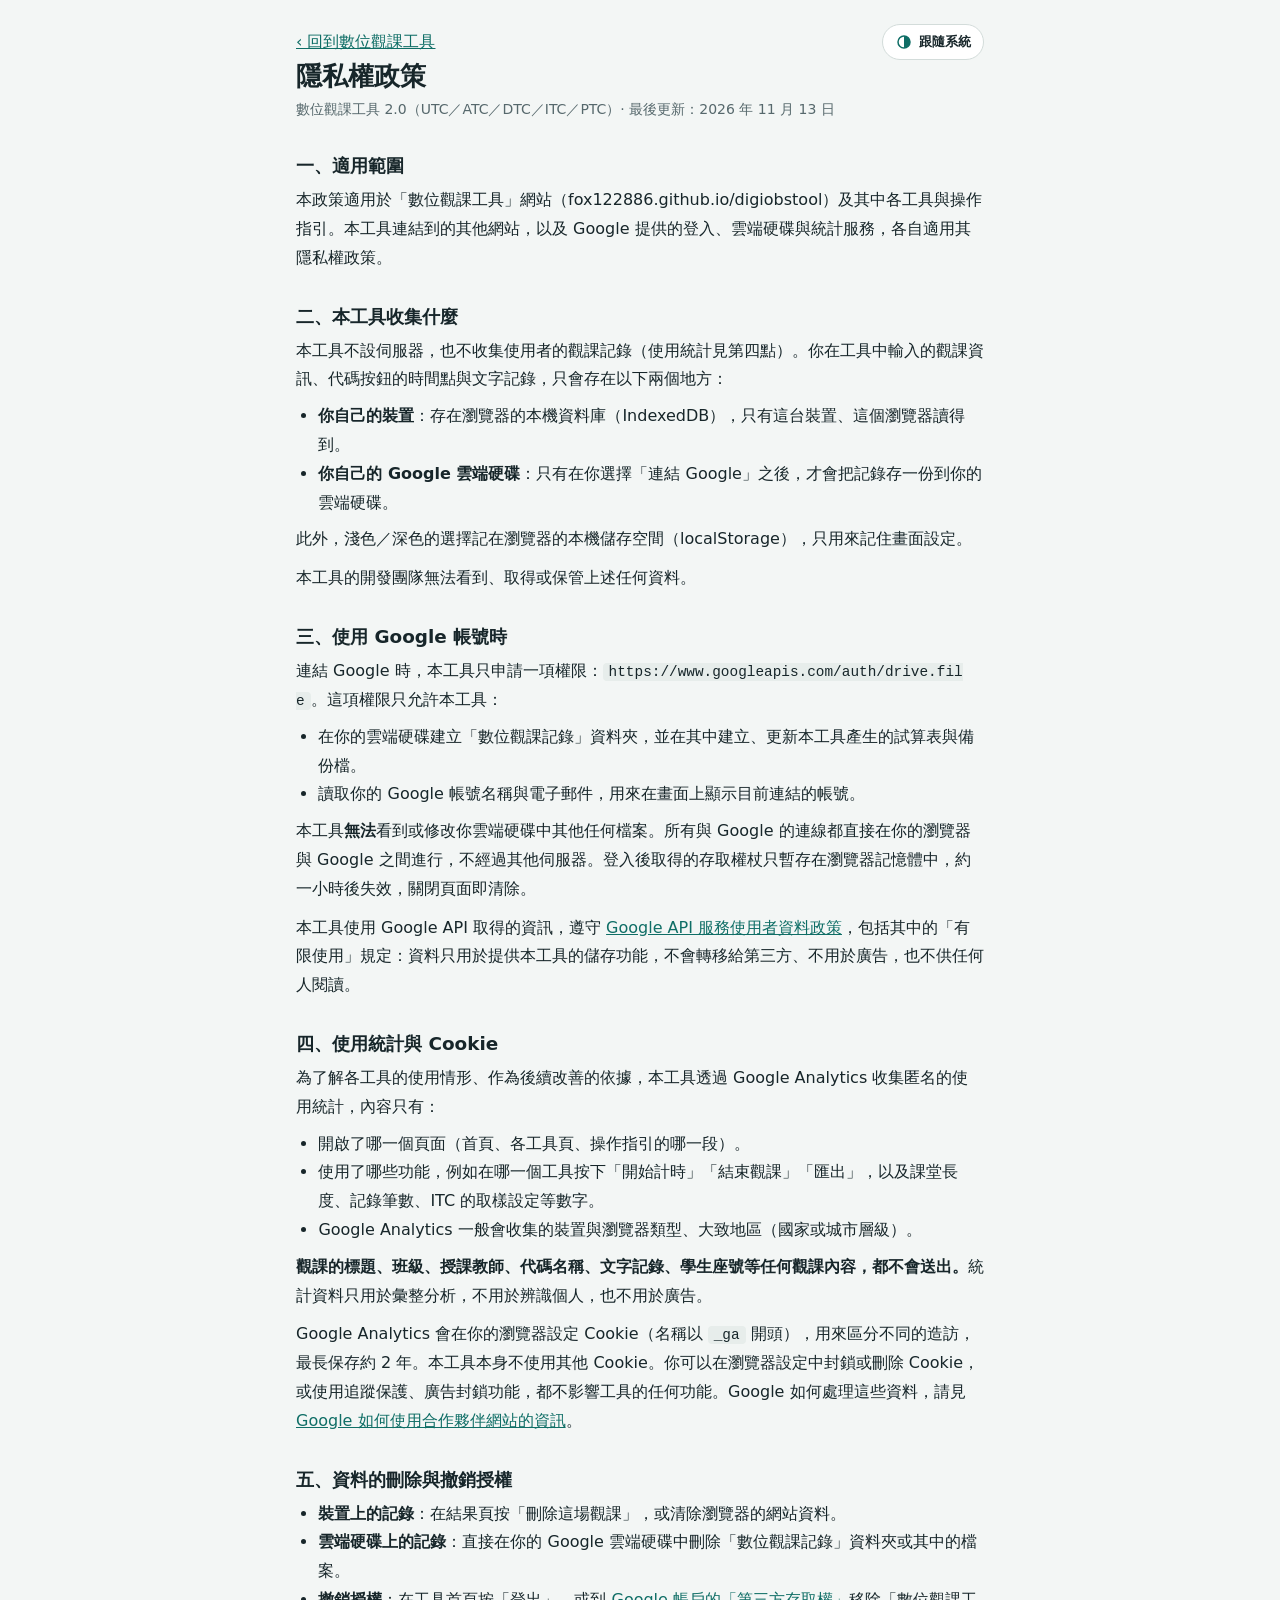
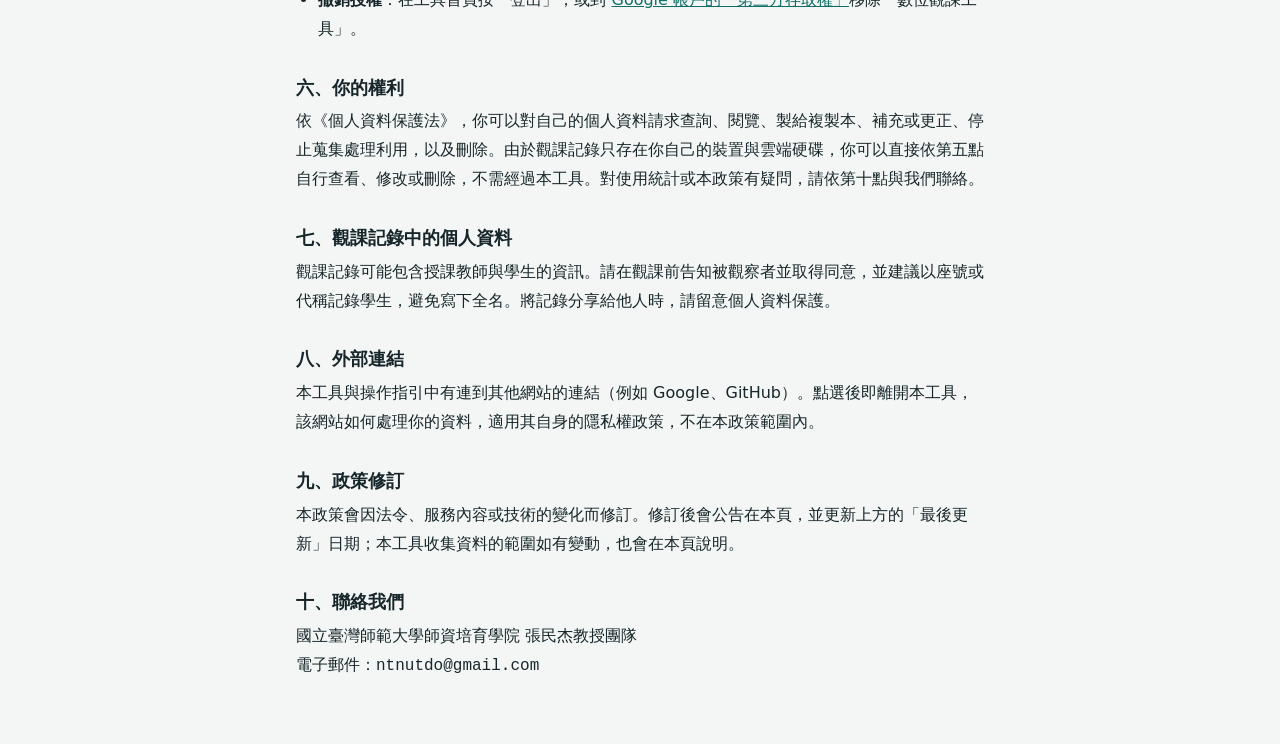
<file: privacy.html>
<!doctype html>
<html lang="zh-Hant-TW">
<head>
<meta charset="utf-8">
<!-- 內容安全政策：只允許本站與必要的 Google 服務（雲端硬碟同步、使用統計） -->
<meta http-equiv="Content-Security-Policy" content="default-src 'self'; script-src 'self' https://*.googletagmanager.com https://accounts.google.com/gsi/client; style-src 'self' 'unsafe-inline' https://accounts.google.com/gsi/style; img-src 'self' data: blob: https://*.google-analytics.com https://*.googletagmanager.com; connect-src 'self' https://www.googleapis.com https://accounts.google.com/gsi/ https://*.google-analytics.com https://*.analytics.google.com https://*.googletagmanager.com; frame-src https://accounts.google.com/gsi/; font-src 'self' data:; media-src 'self' blob:; worker-src 'self'; manifest-src 'self'; object-src 'none'; base-uri 'self'; form-action 'self'">
<script src="theme.js"></script>
<script src="ga.js"></script>
<meta name="viewport" content="width=device-width, initial-scale=1, viewport-fit=cover">
<title>數位觀課工具隱私權政策</title>
<meta name="theme-color" content="#0F6E66">
<link rel="icon" href="icons/icon-192.png">
<link rel="stylesheet" href="app.css">
<style>
  .g { max-width: 720px; margin: 0 auto; padding-left: max(16px, env(safe-area-inset-left, 0px)); padding-right: max(16px, env(safe-area-inset-right, 0px)); padding-block: 24px 64px; }
  .g h1 { font-size: 1.6rem; margin-bottom: 4px; }
  .g h2 { font-size: 1.15rem; margin: 32px 0 8px; }
  .g p, .g li { line-height: 1.8; }
  .g p + p { margin-top: 10px; }
  .g ul { padding-left: 1.4em; margin: 8px 0; }
  .g a { color: var(--accent); }
  .g code { font-family: var(--font-num); font-size: .9em; background: var(--sunken); padding: 1px 6px; border-radius: 4px; word-break: break-all; }
</style>
</head>
<body>
<main class="g">
  <p class="row" style="justify-content:space-between"><a href="./">‹ 回到數位觀課工具</a><button type="button" class="theme-btn static" data-theme-toggle></button></p>
  <h1>隱私權政策</h1>
  <p class="muted small">數位觀課工具 2.0（UTC／ATC／DTC／ITC／PTC）· 最後更新：2026 年 11 月 13 日</p>

  <h2>一、適用範圍</h2>
  <p>本政策適用於「數位觀課工具」網站（<span class="url">fox122886.github.io/digiobstool</span>）及其中各工具與操作指引。本工具連結到的其他網站，以及 Google 提供的登入、雲端硬碟與統計服務，各自適用其隱私權政策。</p>

  <h2>二、本工具收集什麼</h2>
  <p>本工具不設伺服器，也不收集使用者的觀課記錄（使用統計見第四點）。你在工具中輸入的觀課資訊、代碼按鈕的時間點與文字記錄，只會存在以下兩個地方：</p>
  <ul>
    <li><b>你自己的裝置</b>：存在瀏覽器的本機資料庫（IndexedDB），只有這台裝置、這個瀏覽器讀得到。</li>
    <li><b>你自己的 Google 雲端硬碟</b>：只有在你選擇「連結 Google」之後，才會把記錄存一份到你的雲端硬碟。</li>
  </ul>
  <p>此外，淺色／深色的選擇記在瀏覽器的本機儲存空間（localStorage），只用來記住畫面設定。</p>
  <p>本工具的開發團隊無法看到、取得或保管上述任何資料。</p>

  <h2>三、使用 Google 帳號時</h2>
  <p>連結 Google 時，本工具只申請一項權限：<code>https://www.googleapis.com/auth/drive.file</code>。這項權限只允許本工具：</p>
  <ul>
    <li>在你的雲端硬碟建立「數位觀課記錄」資料夾，並在其中建立、更新本工具產生的試算表與備份檔。</li>
    <li>讀取你的 Google 帳號名稱與電子郵件，用來在畫面上顯示目前連結的帳號。</li>
  </ul>
  <p>本工具<b>無法</b>看到或修改你雲端硬碟中其他任何檔案。所有與 Google 的連線都直接在你的瀏覽器與 Google 之間進行，不經過其他伺服器。登入後取得的存取權杖只暫存在瀏覽器記憶體中，約一小時後失效，關閉頁面即清除。</p>
  <p>本工具使用 Google API 取得的資訊，遵守 <a href="https://developers.google.com/terms/api-services-user-data-policy" target="_blank" rel="noopener">Google API 服務使用者資料政策</a>，包括其中的「有限使用」規定：資料只用於提供本工具的儲存功能，不會轉移給第三方、不用於廣告，也不供任何人閱讀。</p>

  <h2>四、使用統計與 Cookie</h2>
  <p>為了解各工具的使用情形、作為後續改善的依據，本工具透過 Google Analytics 收集匿名的使用統計，內容只有：</p>
  <ul>
    <li>開啟了哪一個頁面（首頁、各工具頁、操作指引的哪一段）。</li>
    <li>使用了哪些功能，例如在哪一個工具按下「開始計時」「結束觀課」「匯出」，以及課堂長度、記錄筆數、ITC 的取樣設定等數字。</li>
    <li>Google Analytics 一般會收集的裝置與瀏覽器類型、大致地區（國家或城市層級）。</li>
  </ul>
  <p><b>觀課的標題、班級、授課教師、代碼名稱、文字記錄、學生座號等任何觀課內容，都不會送出。</b>統計資料只用於彙整分析，不用於辨識個人，也不用於廣告。</p>
  <p>Google Analytics 會在你的瀏覽器設定 Cookie（名稱以 <code>_ga</code> 開頭），用來區分不同的造訪，最長保存約 2 年。本工具本身不使用其他 Cookie。你可以在瀏覽器設定中封鎖或刪除 Cookie，或使用追蹤保護、廣告封鎖功能，都不影響工具的任何功能。Google 如何處理這些資料，請見 <a href="https://policies.google.com/technologies/partner-sites?hl=zh-TW" target="_blank" rel="noopener">Google 如何使用合作夥伴網站的資訊</a>。</p>

  <h2>五、資料的刪除與撤銷授權</h2>
  <ul>
    <li><b>裝置上的記錄</b>：在結果頁按「刪除這場觀課」，或清除瀏覽器的網站資料。</li>
    <li><b>雲端硬碟上的記錄</b>：直接在你的 Google 雲端硬碟中刪除「數位觀課記錄」資料夾或其中的檔案。</li>
    <li><b>撤銷授權</b>：在工具首頁按「登出」，或到 <a href="https://myaccount.google.com/permissions" target="_blank" rel="noopener">Google 帳戶的「第三方存取權」</a>移除「數位觀課工具」。</li>
  </ul>

  <h2>六、你的權利</h2>
  <p>依《個人資料保護法》，你可以對自己的個人資料請求查詢、閱覽、製給複製本、補充或更正、停止蒐集處理利用，以及刪除。由於觀課記錄只存在你自己的裝置與雲端硬碟，你可以直接依第五點自行查看、修改或刪除，不需經過本工具。對使用統計或本政策有疑問，請依第十點與我們聯絡。</p>

  <h2>七、觀課記錄中的個人資料</h2>
  <p>觀課記錄可能包含授課教師與學生的資訊。請在觀課前告知被觀察者並取得同意，並建議以座號或代稱記錄學生，避免寫下全名。將記錄分享給他人時，請留意個人資料保護。</p>

  <h2>八、外部連結</h2>
  <p>本工具與操作指引中有連到其他網站的連結（例如 Google、GitHub）。點選後即離開本工具，該網站如何處理你的資料，適用其自身的隱私權政策，不在本政策範圍內。</p>

  <h2>九、政策修訂</h2>
  <p>本政策會因法令、服務內容或技術的變化而修訂。修訂後會公告在本頁，並更新上方的「最後更新」日期；本工具收集資料的範圍如有變動，也會在本頁說明。</p>

  <h2>十、聯絡我們</h2>
  <p>國立臺灣師範大學師資培育學院 張民杰教授團隊<br>電子郵件：<span class="num">ntnutdo@gmail.com</span></p>
</main>
</body>
</html>
</file>
<file: app.css>
/* Layout: single column, max 760px for reading views; record view widens to 980px with a sticky clock bar and a thumb-reach action bar. */
:root {
  --paper: #F3F6F5;
  --surface: #FFFFFF;
  --sunken: #E7EDEB;
  --ink: #17262A;
  --muted: #56686C;
  --line: #D3DCDA;
  --accent: #0F6E66;
  --accent-ink: #FFFFFF;
  --accent-soft: #DCEEEA;
  --rec: #C8452F;
  --rec-soft: #F8E2DD;
  --warn: #9A6400;
  --warn-soft: #F6EBD3;
  --shadow: 0 1px 2px rgba(20, 40, 40, .06), 0 4px 16px rgba(20, 40, 40, .06);
  --font-body: system-ui, -apple-system, "PingFang TC", "Noto Sans TC", "Microsoft JhengHei", "Heiti TC", sans-serif;
  --font-num: ui-monospace, "SF Mono", "Cascadia Mono", "Roboto Mono", Menlo, Consolas, monospace;
  --r: 12px;
  color-scheme: light;
}
@media (prefers-color-scheme: dark) {
  :root:not([data-theme="light"]) {
    --paper: #0F1719; --surface: #172225; --sunken: #1E2B2E; --ink: #E3ECEA; --muted: #93A6A7; --line: #2B3B3E;
    --accent: #45B9A9; --accent-ink: #062320; --accent-soft: #163632; --rec: #F0806B; --rec-soft: #3A1F1A;
    --warn: #E5B35A; --warn-soft: #33290F; --shadow: 0 1px 2px rgba(0,0,0,.3), 0 4px 16px rgba(0,0,0,.25);
    color-scheme: dark;
  }
}
:root[data-theme="dark"] {
  --paper: #0F1719; --surface: #172225; --sunken: #1E2B2E; --ink: #E3ECEA; --muted: #93A6A7; --line: #2B3B3E;
  --accent: #45B9A9; --accent-ink: #062320; --accent-soft: #163632; --rec: #F0806B; --rec-soft: #3A1F1A;
  --warn: #E5B35A; --warn-soft: #33290F; --shadow: 0 1px 2px rgba(0,0,0,.3), 0 4px 16px rgba(0,0,0,.25);
  color-scheme: dark;
}

* { box-sizing: border-box; }
html, body { height: 100%; }
body {
  margin: 0; background: var(--paper); color: var(--ink);
  font: 16px/1.6 var(--font-body);
  -webkit-text-size-adjust: 100%;
  -webkit-tap-highlight-color: transparent;
}
body::before { content: ""; position: fixed; inset: 0 0 auto; height: env(safe-area-inset-top, 0px); z-index: 30; background: var(--paper); }
button, input, select, textarea { font: inherit; color: inherit; }
h1, h2, h3 { line-height: 1.3; text-wrap: balance; margin: 0; }
h1 { font-size: 1.35rem; font-weight: 700; }
h2 { font-size: 1.05rem; font-weight: 700; }
p { margin: 0; }
.num { font-family: var(--font-num); font-variant-numeric: tabular-nums; }
.muted { color: var(--muted); }
.small { font-size: .875rem; }
:focus-visible { outline: 3px solid var(--accent); outline-offset: 2px; }

.wrap {
  max-width: 760px; margin: 0 auto;
  padding-left: max(16px, env(safe-area-inset-left, 0px));
  padding-right: max(16px, env(safe-area-inset-right, 0px));
  padding-block: 16px 48px;
  display: flex; flex-direction: column; gap: 20px;
}

/* top bar */
.bar { display: flex; align-items: center; gap: 12px; min-height: 44px; }
.bar h1 { flex: 1; min-width: 0; }
.back { border: 0; background: none; padding: 8px 10px 8px 0; color: var(--accent); font-weight: 600; cursor: pointer; white-space: nowrap; }

/* buttons */
.btn {
  display: inline-flex; align-items: center; justify-content: center; gap: 6px;
  min-height: 44px; padding: 8px 16px; border-radius: 10px;
  border: 1px solid var(--line); background: var(--surface); color: var(--ink);
  font-weight: 600; cursor: pointer; text-decoration: none; white-space: nowrap;
  transition: background-color .15s, border-color .15s, transform .05s;
}
.btn:hover { border-color: var(--muted); }
.btn:active { transform: scale(.98); }
.btn[disabled] { opacity: .45; cursor: not-allowed; }
.btn.primary { background: var(--accent); border-color: var(--accent); color: var(--accent-ink); }
.btn.rec { background: var(--rec); border-color: var(--rec); color: #fff; }
.btn.danger { color: var(--rec); border-color: color-mix(in srgb, var(--rec) 45%, var(--line)); }
.btn.danger.solid { background: var(--rec); color: #fff; }
.btn.ghost { background: transparent; border-color: transparent; color: var(--accent); }
.btn.sm { min-height: 36px; padding: 4px 12px; font-size: .875rem; }
.btn.lg { min-height: 56px; font-size: 1.1rem; padding-inline: 24px; }

/* panels */
.panel { background: var(--surface); border: 1px solid var(--line); border-radius: var(--r); padding: 16px; display: flex; flex-direction: column; gap: 12px; min-width: 0; }
.panel > header { display: flex; align-items: baseline; justify-content: space-between; gap: 12px; flex-wrap: wrap; }
.hint { font-size: .875rem; color: var(--muted); }
.err { font-size: .875rem; color: var(--rec); }

/* home */
.brand { display: flex; flex-direction: column; gap: 4px; padding-top: 8px; }
.brand .eyebrow { font-size: .8rem; letter-spacing: .08em; color: var(--accent); font-weight: 700; }
.brand h1 { font-size: 1.7rem; }
.guide-link { color: var(--accent); font-weight: 700; text-decoration: none; margin-left: 8px; white-space: nowrap; }
.guide-link:hover { text-decoration: underline; }
.hint a { color: var(--accent); }
.modes { display: grid; grid-template-columns: repeat(auto-fit, minmax(220px, 1fr)); gap: 12px; }
.mode {
  text-align: left; border: 1px solid var(--line); background: var(--surface); border-radius: var(--r);
  padding: 16px; display: flex; flex-direction: column; gap: 8px; cursor: pointer; min-height: 150px; box-shadow: var(--shadow);
}
.mode:hover { border-color: var(--accent); }
.mode .tag { font-family: var(--font-num); font-weight: 700; font-size: .85rem; color: var(--accent); letter-spacing: .06em; }
.mode h2 { font-size: 1.1rem; }
.mode p { font-size: .9rem; color: var(--muted); }
.mode .go { margin-top: auto; color: var(--accent); font-weight: 700; font-size: .9rem; }
.mode[disabled] { cursor: default; box-shadow: none; background: var(--sunken); }
.mode[disabled] .tag, .mode[disabled] .go { color: var(--muted); }
@media (min-width: 560px) { .mode { min-height: 0; } }

/* 手機：工具選單改為緊湊清單 */
@media (max-width: 559px) {
  .modes {
    grid-template-columns: 1fr; gap: 0;
    background: var(--surface); border: 1px solid var(--line); border-radius: var(--r); overflow: hidden;
  }
  .mode {
    border: 0; border-radius: 0; box-shadow: none; min-height: 0; padding: 12px 14px;
    display: grid; grid-template-columns: 44px minmax(0, 1fr) auto; column-gap: 12px; row-gap: 0; align-items: center;
  }
  .mode + .mode { border-top: 1px solid var(--line); }
  .mode:hover { background: var(--sunken); }
  .mode .tag {
    grid-column: 1; grid-row: 1 / span 2; align-self: center; justify-self: center;
    font-size: .75rem; padding: 6px 0; width: 44px; text-align: center; border-radius: 8px;
    background: var(--accent-soft);
  }
  .mode h2 { grid-column: 2; grid-row: 1; font-size: 1rem; }
  .mode p {
    grid-column: 2; grid-row: 2; font-size: .8rem; line-height: 1.45;
    display: -webkit-box; -webkit-line-clamp: 1; -webkit-box-orient: vertical; overflow: hidden;
  }
  .mode .go { grid-column: 3; grid-row: 1 / span 2; margin: 0; font-size: 0; }
  .mode .go::after { content: "›"; font-size: 1.5rem; font-weight: 400; color: var(--muted); }
}
.resume { border-color: var(--rec); background: var(--rec-soft); flex-direction: row; align-items: center; flex-wrap: wrap; }
.resume .grow { flex: 1; min-width: 200px; }
.list { list-style: none; margin: 0; padding: 0; display: flex; flex-direction: column; }
.list li + li { border-top: 1px solid var(--line); }
.item { display: flex; align-items: center; gap: 12px; padding: 12px 4px; width: 100%; border: 0; background: none; text-align: left; cursor: pointer; border-radius: 8px; }
.item:hover { background: var(--sunken); }
.item .badge { flex: none; }
.item .main { flex: 1; min-width: 0; }
.item .t { font-weight: 600; overflow: hidden; text-overflow: ellipsis; white-space: nowrap; }
.item .sub { font-size: .85rem; color: var(--muted); }
.item .dur { flex: none; font-size: .9rem; font-weight: 700; color: var(--ink); }
.badge { display: inline-block; font-family: var(--font-num); font-size: .75rem; font-weight: 700; padding: 2px 8px; border-radius: 999px; background: var(--accent-soft); color: var(--accent); letter-spacing: .04em; }
.badge.live { background: var(--rec-soft); color: var(--rec); }
.badge.sample { background: var(--warn-soft); color: var(--warn); }
.empty { text-align: center; padding: 16px 8px; color: var(--muted); display: flex; flex-direction: column; gap: 12px; align-items: center; }
.foot { font-size: .8rem; color: var(--muted); display: flex; flex-direction: column; gap: 6px; }
.foot a { color: inherit; }
.row { display: flex; gap: 8px; flex-wrap: wrap; align-items: center; }

/* forms */
.fields { display: grid; grid-template-columns: repeat(2, minmax(0, 1fr)); gap: 12px; }
.fields .full { grid-column: 1 / -1; }
label.f { display: flex; flex-direction: column; gap: 4px; font-size: .85rem; color: var(--muted); font-weight: 600; min-width: 0; }
input[type=text], input[type=date], select, textarea {
  width: 100%; min-height: 44px; padding: 8px 12px; border-radius: 10px;
  border: 1px solid var(--line); background: var(--paper); color: var(--ink); font-weight: 400; font-size: 1rem;
}
textarea { resize: vertical; line-height: 1.5; }
input:focus, select:focus, textarea:focus { outline: 2px solid var(--accent); outline-offset: 0; border-color: var(--accent); }

/* code editor (setup) */
.codes-edit { display: flex; flex-direction: column; gap: 8px; }
.code-row { display: grid; grid-template-columns: 40px minmax(0, 1fr) auto 40px; gap: 8px; align-items: center; }
.swatch { width: 40px; height: 40px; border-radius: 10px; border: 0; cursor: pointer; background: var(--c); box-shadow: inset 0 0 0 2px color-mix(in srgb, #000 15%, transparent); }
.seg { display: inline-flex; border: 1px solid var(--line); border-radius: 10px; overflow: hidden; }
.seg button { border: 0; background: var(--paper); padding: 0 10px; min-height: 40px; font-size: .85rem; cursor: pointer; color: var(--muted); font-weight: 600; }
.seg button[aria-pressed="true"] { background: var(--accent); color: var(--accent-ink); }
.icon-btn { width: 40px; height: 40px; border-radius: 10px; border: 1px solid var(--line); background: var(--surface); cursor: pointer; font-size: 1.1rem; color: var(--muted); }
.icon-btn:hover { color: var(--rec); border-color: var(--rec); }

/* record */
#app { min-height: 100%; display: flex; flex-direction: column; }
#app > .wrap { width: 100%; }
.rec { flex: 1; display: flex; flex-direction: column; }
.rec-top {
  position: sticky; top: env(safe-area-inset-top, 0px); z-index: 20; background: var(--paper);
  border-bottom: 1px solid var(--line);
  padding-left: max(16px, env(safe-area-inset-left, 0px)); padding-right: max(16px, env(safe-area-inset-right, 0px));
  padding-block: 8px;
}
.rec-top .in { max-width: 980px; margin: 0 auto; display: flex; align-items: center; gap: 12px; }
.clock { font-family: var(--font-num); font-variant-numeric: tabular-nums; font-size: 2.2rem; font-weight: 700; letter-spacing: .02em; line-height: 1; }
.state { display: inline-flex; align-items: center; gap: 6px; font-size: .85rem; font-weight: 700; padding: 4px 10px; border-radius: 999px; background: var(--sunken); color: var(--muted); }
.state.on { background: var(--rec-soft); color: var(--rec); }
.state.on::before { content: ""; width: 8px; height: 8px; border-radius: 50%; background: var(--rec); animation: blink 1.2s infinite; }
.state.pause { background: var(--warn-soft); color: var(--warn); }
.wall { font-size: .85rem; color: var(--muted); margin-left: auto; order: 9; }
.rec-top .title { flex: 1; min-width: 0; font-size: .85rem; color: var(--muted); overflow: hidden; white-space: nowrap; text-overflow: ellipsis; }
@keyframes blink { 50% { opacity: .25; } }
@media (prefers-reduced-motion: reduce) { .state.on::before { animation: none; } }

.rec-main {
  flex: 1; width: 100%; max-width: 980px; margin: 0 auto;
  padding-left: max(16px, env(safe-area-inset-left, 0px)); padding-right: max(16px, env(safe-area-inset-right, 0px));
  padding-block: 16px 24px; display: flex; flex-direction: column; gap: 16px;
}
.rec-bar {
  position: sticky; bottom: 0; z-index: 20; background: var(--surface); border-top: 1px solid var(--line);
  padding-left: max(16px, env(safe-area-inset-left, 0px)); padding-right: max(16px, env(safe-area-inset-right, 0px));
  padding-top: 10px; padding-bottom: max(10px, env(safe-area-inset-bottom, 0px));
}
.rec-bar .in { max-width: 980px; margin: 0 auto; display: flex; gap: 8px; }
.rec-bar .in > .btn { flex: 1; }
.rec-bar .in > .btn.narrow { flex: 0 0 auto; }

.ready-note { text-align: center; padding: 24px 8px; color: var(--muted); }

.grid-codes { display: grid; grid-template-columns: repeat(auto-fill, minmax(150px, 1fr)); gap: 10px; }
@media (max-width: 480px) { .grid-codes { grid-template-columns: 1fr 1fr; } }
.code {
  position: relative; min-height: 88px; border-radius: 14px; cursor: pointer;
  border: 2px solid var(--c); background: color-mix(in srgb, var(--c) 12%, var(--surface)); color: var(--ink);
  padding: 10px 12px; text-align: left; display: flex; flex-direction: column; justify-content: space-between; gap: 6px;
  touch-action: manipulation; user-select: none; -webkit-user-select: none;
  transition: background-color .12s, transform .05s;
}
.code:active { transform: scale(.97); }
.code[disabled] { opacity: .45; cursor: not-allowed; }
.code .name { font-weight: 700; font-size: 1.05rem; line-height: 1.3; word-break: break-word; }
.code .meta { display: flex; justify-content: space-between; align-items: center; gap: 6px; font-size: .8rem; color: var(--muted); }
.code .key { font-family: var(--font-num); font-size: .75rem; border: 1px solid currentColor; border-radius: 4px; padding: 0 4px; opacity: .7; }
.code.on { background: var(--c); color: #fff; }
.code.on .meta { color: rgba(255,255,255,.9); }
.code.on .live { font-family: var(--font-num); font-weight: 700; }
.code.flash { animation: flash .35s; }
@keyframes flash { from { background: var(--c); } }
@media (pointer: coarse) { .code .key { display: none; } }

/* DTC：手機上下堆疊，寬螢幕左按鈕、右文字 */
.dtc-codes, .dtc-notes { display: flex; flex-direction: column; gap: 12px; min-width: 0; }
@media (min-width: 860px) {
  .rec-main.dtc { display: grid; grid-template-columns: minmax(0, 3fr) minmax(0, 2fr); align-items: start; }
  .rec-main.dtc .dtc-notes { position: sticky; top: calc(env(safe-area-inset-top, 0px) + 72px); }
  .rec-main.dtc .grid-codes { grid-template-columns: repeat(auto-fill, minmax(140px, 1fr)); }
  .rec-main.dtc .feed { max-height: calc(100vh - 360px); overflow-y: auto; }
}
@media (max-width: 859px) {
  .rec-main.dtc .code { min-height: 72px; }
  .rec-main.dtc .composer textarea { min-height: 64px; }
}

/* 手機聊天式介面（ATC、DTC） */
.rec.chat .rec-top .in { gap: 10px; }
.rec.chat .back { padding: 8px 6px 8px 0; font-size: 1.4rem; line-height: 1; }
.clockbox { display: flex; flex-direction: column; line-height: 1; gap: 3px; }
.clockbox .clock { font-size: 1.7rem; }
.clockbox .wall { margin: 0; order: 0; font-size: .75rem; }
.top-acts { margin-left: auto; display: flex; gap: 6px; }
.top-acts .btn { min-height: 36px; padding: 4px 12px; }
.rec.chat .rec-main { padding-bottom: calc(var(--bar, 120px) + var(--kb, 0px) + 16px); gap: 12px; }
.rec.chat .grid-codes { gap: 8px; }
.rec.chat .code { min-height: 64px; padding: 8px 10px; border-radius: 12px; }
.rec.chat .code .name { font-size: 1rem; }
.rec.chat .feed { gap: 6px; }
.rec.chat .note { border-radius: 14px; }
.chatbar {
  position: fixed; left: 0; right: 0; bottom: var(--kb, 0px); z-index: 25;
  background: var(--surface); border-top: 1px solid var(--line);
  padding-top: 8px;
  padding-left: max(12px, env(safe-area-inset-left, 0px)); padding-right: max(12px, env(safe-area-inset-right, 0px));
  padding-bottom: calc(8px + var(--sab, env(safe-area-inset-bottom, 0px)));
  display: flex; flex-direction: column; gap: 6px;
}
.chatbar .t0:empty { display: none; }
.chatbar .t0 { padding-left: 4px; }
.chat-row { display: flex; align-items: flex-end; gap: 8px; }
.chat-row textarea {
  flex: 1; min-width: 0; min-height: 44px; max-height: 132px; resize: none; overflow-y: auto;
  border-radius: 22px; padding: 10px 16px; line-height: 1.45;
}
.chat-row .send, .chat-row .stamp {
  flex: none; height: 44px; border-radius: 22px; border: 0; font-weight: 700; cursor: pointer; padding: 0 16px;
}
.chat-row .send { background: var(--accent); color: var(--accent-ink); }
.chat-row .stamp { background: var(--sunken); color: var(--muted); padding: 0 12px; font-size: .85rem; }
.chips { display: none; gap: 6px; overflow-x: auto; scrollbar-width: none; padding-bottom: 2px; -webkit-overflow-scrolling: touch; }
.chips::-webkit-scrollbar { display: none; }
.rec.chat.typing .chips { display: flex; }
.chip {
  flex: none; min-height: 36px; padding: 4px 14px; border-radius: 999px; cursor: pointer;
  border: 2px solid var(--c); background: color-mix(in srgb, var(--c) 12%, var(--surface)); color: var(--ink);
  font-weight: 700; font-size: .9rem; white-space: nowrap; touch-action: manipulation;
}
.chip.on { background: var(--c); color: #fff; }
.chip[disabled] { opacity: .45; }
.chip.flash { animation: flash .35s; }

/* ATC composer */
.composer { background: var(--surface); border: 1px solid var(--line); border-radius: var(--r); padding: 12px; display: flex; flex-direction: column; gap: 8px; }
.composer textarea { min-height: 96px; background: var(--paper); }
.composer .row { justify-content: space-between; }
.t0 { font-size: .85rem; color: var(--muted); display: inline-flex; gap: 6px; align-items: center; flex-wrap: wrap; }
.t0 b { color: var(--ink); font-family: var(--font-num); }

.feed { display: flex; flex-direction: column; gap: 8px; }
.note { position: relative; background: var(--surface); border: 1px solid var(--line); border-radius: 10px; padding: 10px 12px; display: grid; grid-template-columns: auto minmax(0, 1fr); gap: 4px 12px; }
.note .when > span:first-child { padding-right: 104px; }
.note .acts { position: absolute; top: 4px; right: 6px; }
.note .no { font-family: var(--font-num); font-weight: 700; color: var(--accent); grid-row: span 2; }
.note .when { font-size: .8rem; color: var(--muted); font-family: var(--font-num); display: flex; justify-content: space-between; gap: 8px; flex-wrap: wrap; }
.note .txt { white-space: pre-wrap; word-break: break-word; }
.note .acts { display: flex; gap: 4px; }
.note textarea { min-height: 72px; }

/* result */
.summary { display: grid; grid-template-columns: repeat(auto-fit, minmax(120px, 1fr)); gap: 12px; }
.summary div { display: flex; flex-direction: column; }
.summary dt { font-size: .8rem; color: var(--muted); }
.summary dd { margin: 0; font-size: 1.3rem; font-weight: 700; font-family: var(--font-num); font-variant-numeric: tabular-nums; }
.tl { overflow-x: auto; }
.tl svg { display: block; }
.tbl-wrap { overflow-x: auto; }
table { border-collapse: collapse; width: 100%; font-size: .9rem; }
th, td { padding: 8px 10px; text-align: left; border-bottom: 1px solid var(--line); white-space: nowrap; }
th { font-size: .8rem; color: var(--muted); font-weight: 600; }
td.n, th.n { text-align: right; font-family: var(--font-num); font-variant-numeric: tabular-nums; }
.dot { display: inline-block; width: 10px; height: 10px; border-radius: 3px; background: var(--c); margin-right: 8px; vertical-align: middle; }
.bar-cell { position: relative; min-width: 80px; }
.bar-cell span { display: block; height: 8px; border-radius: 4px; background: var(--c); }
details > summary { cursor: pointer; font-weight: 700; padding: 4px 0; }
.exports { display: grid; grid-template-columns: repeat(auto-fit, minmax(180px, 1fr)); gap: 10px; }
.exp { display: flex; flex-direction: column; gap: 2px; align-items: flex-start; text-align: left; height: auto; padding: 12px 14px; white-space: normal; }
.exp .fn { font-family: var(--font-num); font-size: .75rem; color: var(--muted); font-weight: 400; word-break: break-all; }

/* modal + toast */
.modal-wrap { position: fixed; inset: 0; z-index: 50; background: rgba(10, 20, 22, .45); display: flex; align-items: center; justify-content: center; padding: 16px; }
.modal { background: var(--surface); border-radius: 16px; padding: 20px; width: min(420px, 100%); display: flex; flex-direction: column; gap: 12px; box-shadow: var(--shadow); }
.modal-actions { display: flex; gap: 8px; justify-content: flex-end; flex-wrap: wrap; }
#toast {
  position: fixed; left: 50%; transform: translateX(-50%); z-index: 60;
  bottom: calc(88px + env(safe-area-inset-bottom, 0px));
  background: var(--ink); color: var(--paper); padding: 10px 16px; border-radius: 10px; font-size: .9rem;
  max-width: calc(100% - 32px); box-shadow: var(--shadow);
}

@media (max-width: 480px) {
  .fields { grid-template-columns: 1fr; }
  .clock { font-size: 1.9rem; }
  .rec-top .title { display: none; }
}
body:has(.rec.chat) #toast { bottom: calc(var(--bar, 120px) + var(--kb, 0px) + 12px); }
.cloud-row { flex-direction: row; align-items: center; flex-wrap: wrap; gap: 12px; }
.cloud-row .grow { flex: 1; min-width: 200px; }
.cloud-row .email { word-break: break-all; }
.cloud-ok { color: var(--accent); font-weight: 600; }

/* ================= ITC 間隔時間線標記 ================= */
.itc-now {
  display: grid; grid-template-columns: minmax(0, 1fr) auto; align-items: center; gap: 12px;
  background: var(--surface); border: 1px solid var(--line); border-radius: var(--r); padding: 14px 16px;
  transition: background-color .2s, border-color .2s;
}
.itc-now .who { display: flex; flex-direction: column; gap: 2px; min-width: 0; }
.itc-now .lab { font-size: .85rem; color: var(--muted); }
.itc-now .lab b { color: var(--ink); font-family: var(--font-num); }
.itc-now .obj { font-size: 2.4rem; font-weight: 800; line-height: 1.15; overflow-wrap: anywhere; }
.itc-now .obj.pop { animation: itcpop .35s ease-out; }
@keyframes itcpop { from { transform: translateY(6px); opacity: .3; } }
.itc-now .cd-box { display: flex; flex-direction: column; align-items: center; gap: 2px; min-width: 96px; }
.itc-now .cd { font-size: 2.6rem; font-weight: 700; line-height: 1; letter-spacing: .02em; }
.itc-now.manual .cd { font-size: 1.6rem; color: var(--muted); }
.itc-now.warn { background: var(--rec-soft); border-color: var(--rec); }
.itc-now.warn .cd { color: var(--rec); animation: blink .5s steps(2) infinite; }
@media (prefers-reduced-motion: reduce) { .itc-now.warn .cd, .itc-now .obj.pop { animation: none; } }

.itc-strip { display: flex; flex-wrap: wrap; gap: 4px; }
.itc-strip .cell {
  min-width: 28px; height: 24px; padding: 0 4px; border-radius: 6px; display: inline-flex; align-items: center; justify-content: center;
  font-size: .72rem; font-family: var(--font-num); color: var(--muted); border: 1px solid var(--line); background: var(--surface);
}
.itc-strip .cell.done { background: var(--c, var(--sunken)); border-color: var(--c, var(--line)); color: #fff; }
.itc-strip .cell.done.none { background: var(--sunken); color: var(--muted); border-style: dashed; }
.itc-strip .cell.now { border: 2px solid var(--ink); color: var(--ink); font-weight: 700; }
.rec-main.itc .grid-codes { grid-template-columns: repeat(auto-fill, minmax(150px, 1fr)); }
@media (max-width: 480px) { .rec-main.itc .grid-codes { grid-template-columns: 1fr 1fr; } .rec-main.itc .code { min-height: 72px; } }

.itc-recent { list-style: none; margin: 0; padding: 0; display: flex; flex-direction: column; gap: 4px; font-size: .85rem; }
.itc-recent li { display: flex; align-items: center; gap: 10px; flex-wrap: wrap; padding: 4px 2px; }
.itc-recent li:first-child { font-weight: 600; }
.itc-recent .tag { margin-left: auto; padding: 1px 10px; border-radius: 999px; font-size: .8rem; font-weight: 700;
  background: color-mix(in srgb, var(--c, var(--muted)) 16%, var(--surface)); color: var(--ink); border: 1px solid var(--c, var(--line)); }

.itc-legend { display: flex; flex-wrap: wrap; gap: 6px 14px; font-size: .85rem; }
.itc-legend > span { display: inline-flex; align-items: center; gap: 6px; }
.itc-sw { display: inline-flex; align-items: center; justify-content: center; width: 20px; height: 20px; border-radius: 5px;
  background: var(--c); color: #fff; font-size: .72rem; font-weight: 700; font-family: var(--font-num); flex: none; }
.itc-sw.none, .dot.none { background: transparent; color: var(--muted); border: 1px dashed var(--muted); }
.itc-matrix-wrap { max-height: 70vh; }
.itc-matrix { width: auto; border-collapse: separate; border-spacing: 2px; font-size: .8rem; }
.itc-matrix th, .itc-matrix td { padding: 0; border: 0; text-align: center; }
.itc-matrix thead th { color: var(--muted); font-weight: 600; font-family: var(--font-num); position: sticky; top: 0; background: var(--surface); padding: 2px 0; z-index: 1; }
.itc-matrix tbody th { position: sticky; left: 0; background: var(--surface); text-align: right; padding-right: 8px; font-weight: 600; white-space: nowrap; color: var(--ink); }
.itc-matrix thead th:first-child { left: 0; z-index: 2; text-align: right; padding-right: 8px; }
.itc-cell { width: 26px; height: 24px; border-radius: 5px; border: 0; background: var(--c); color: #fff; font-weight: 700; font-family: var(--font-num); font-size: .72rem; cursor: pointer; padding: 0; }
.itc-cell.none { background: transparent; color: var(--muted); border: 1px dashed var(--muted); }
.itc-cell:not([disabled]):hover { outline: 2px solid var(--ink); outline-offset: 1px; }
.itc-cell[disabled] { cursor: default; opacity: 1; }
.itc-pick { display: grid; gap: 6px; }
.itc-pick .btn { justify-content: flex-start; gap: 10px; }
.actions .btn.grow { flex: 1; min-width: 0; }

/* ITC：座位表、教學活動、提示音、先看後記 */
.seg.wide { display: flex; width: 100%; }
.seg.wide button { flex: 1; min-height: 44px; font-size: .92rem; }
.check { gap: 10px; cursor: pointer; align-items: flex-start; flex-wrap: nowrap; }
.check input { width: 20px; height: 20px; margin-top: 3px; flex: none; }
.code-row select.task { min-height: 40px; width: auto; max-width: 7.6em; font-size: .8rem; padding: 0 4px; }
.seat-tools { margin: 4px 0 2px; }
.seat-wrap { display: flex; flex-direction: column; align-items: center; gap: 6px; }
.seat-wrap .desk { border: 1px dashed var(--muted); color: var(--muted); font-size: .75rem; padding: 1px 28px; border-radius: 6px; }
.seat-grid { display: grid; grid-template-columns: repeat(var(--cols), minmax(0, 1fr)); gap: 6px; width: 100%; max-width: calc(var(--cols) * 76px); }
.seat {
  position: relative; height: 46px; padding: 0 2px; border-radius: 8px; border: 1px solid var(--line); background: var(--surface); color: var(--ink);
  display: flex; flex-direction: column; align-items: center; justify-content: center; gap: 0; font: inherit; font-size: .85rem; cursor: pointer; min-width: 0; overflow: hidden;
}
.seat b { font-weight: 700; max-width: 100%; overflow: hidden; text-overflow: ellipsis; white-space: nowrap; }
.seat small { position: absolute; right: 4px; bottom: 1px; font-size: .62rem; color: var(--muted); font-family: var(--font-num); }
.seat.void { border-style: dashed; background: transparent; color: var(--muted); font-size: .72rem; }
.seat-wrap.rec { gap: 4px; }
.seat-wrap.rec .seat-grid { gap: 4px; }
.seat-wrap.rec .seat { height: 30px; font-size: .75rem; font-family: var(--font-num); color: var(--muted); }
.seat-wrap.rec .seat.void { border: 0; }
.seat.done, .itc-strip .cell.done { background: var(--c, var(--sunken)); border-color: var(--c, var(--line)); color: #fff; }
.seat-wrap.rec .seat.done { color: #fff; font-weight: 700; }
.seat.done.none, .seat-wrap.rec .seat.done.none { background: var(--sunken); color: var(--muted); border-style: dashed; }
.seat.now { border: 2px solid var(--ink); color: var(--ink); font-weight: 800; box-shadow: 0 0 0 3px color-mix(in srgb, var(--ink) 15%, transparent); }
.seat.absent, .itc-strip .cell.absent {
  background: repeating-linear-gradient(45deg, var(--sunken) 0 4px, transparent 4px 8px); color: var(--muted); text-decoration: line-through; border-style: dashed;
}
.itc-strip .cell { font: inherit; font-size: .72rem; font-family: var(--font-num); cursor: pointer; }
.seat.heat { cursor: default; height: 50px; background: color-mix(in srgb, var(--c, #2E8B57) var(--a, 0%), var(--surface)); }
.seat.heat small { position: static; font-size: .75rem; color: inherit; opacity: .85; }
.seat.heat.dk { color: #fff; border-color: transparent; }
.seat.heat.empty { color: var(--muted); border-style: dashed; }
.heatwrap { margin: 4px 0; }

.itc-acts { display: flex; align-items: center; gap: 6px; overflow-x: auto; padding: 2px 0 4px; scrollbar-width: thin; }
.itc-acts .lab { font-size: .8rem; color: var(--muted); flex: none; }
.actchip {
  flex: none; min-height: 34px; padding: 0 12px; border-radius: 999px; border: 1px solid var(--line); background: var(--surface);
  font: inherit; font-size: .85rem; font-weight: 600; color: var(--ink); cursor: pointer;
}
.actchip[aria-pressed="true"] { background: var(--c); border-color: var(--c); color: #fff; }

.itc-now { position: relative; }
.itc-now .cd-box { padding-top: 14px; }
.itc-snd {
  position: absolute; top: 6px; right: 6px; width: 34px; height: 30px; display: inline-flex; align-items: center; justify-content: center;
  border: 0; border-radius: 8px; background: transparent; color: var(--muted); cursor: pointer;
}
.itc-snd[aria-pressed="true"] { color: var(--accent); }
.itc-snd:hover { background: var(--sunken); }
.itc-now.look .cd { color: var(--muted); }
.itc-now.recph { background: color-mix(in srgb, var(--accent) 10%, var(--surface)); border-color: var(--accent); }
.itc-now.recph .cd, .itc-now.recph #itc-cd-lab { color: var(--accent); font-weight: 700; }
.rec-main.itc .code[disabled] { opacity: .45; }

.stack { display: flex; height: 14px; border-radius: 4px; overflow: hidden; background: var(--sunken); }
.stack i { display: block; background: var(--c); }
.stack i.none { background: transparent; box-shadow: inset 0 0 0 1px var(--muted); }
.itc-matrix td.rate, .itc-matrix th.rate { padding-left: 10px; font-family: var(--font-num); font-weight: 600; white-space: nowrap; }
.fields.two { grid-template-columns: 1fr 1fr; }
.modes.one { grid-template-columns: 1fr; }
.brand .small a { color: var(--accent); text-decoration: none; }
.bar .bar-help { margin-left: auto; flex: none; font-size: .9rem; font-weight: 600; color: var(--accent); text-decoration: none; padding: 6px 10px; border-radius: 8px; }
.bar .bar-help:hover { background: var(--sunken); }

/* PTC 教師移動 */
.ptc-editor, .ptc-map { width: 100%; margin: 8px 0; }
.ptc-editor svg, .ptc-map svg, #tl svg { display: block; width: 100%; height: auto; max-width: 900px; margin: 0 auto; }
.ptc-editor svg { touch-action: none; cursor: grab; }
.ptc-map svg { touch-action: manipulation; cursor: crosshair; }
.ptc-sel { display: grid; gap: 8px; padding: 10px 12px; border: 1px solid var(--line); border-radius: 10px; background: var(--sunken); margin-bottom: 8px; }
.ptc-size { gap: 6px; align-items: center; }
.ptc-size .lab { font-size: .8rem; color: var(--muted); min-width: 2.6em; }
.ptc-size .num { font-size: .85rem; min-width: 3.6em; text-align: center; }
.btn.sq { min-width: 36px; padding: 0 8px; }
.ptc-who { margin-bottom: 4px; }
.ptc-bar { min-height: 64px; }
.ptc-bar p { margin: 4px 0; }
.ptc-kinds { display: flex; flex-wrap: wrap; gap: 6px; margin-top: 6px; }
.ptc-kinds .chip {
  min-height: 38px; padding: 0 12px; border-radius: 999px; border: 1px solid var(--line); background: var(--surface);
  font: inherit; font-size: .88rem; font-weight: 600; color: var(--ink); cursor: pointer;
}
.ptc-kinds .chip[aria-pressed="true"] { background: var(--accent); border-color: var(--accent); color: #fff; }
.ptc-zones { display: grid; grid-template-columns: repeat(3, 1fr); gap: 6px; max-width: 480px; margin: 6px auto; }
.ptc-zones div {
  display: flex; flex-direction: column; align-items: center; padding: 10px 4px; border-radius: 8px;
  background: color-mix(in srgb, var(--accent) var(--a, 0%), var(--surface)); border: 1px solid var(--line);
}
.ptc-zones b { font-size: .85rem; }
.ptc-zones .num { font-size: 1.2rem; font-weight: 700; }
.ptc-zones small { font-size: .72rem; color: var(--muted); }
ul.facts { margin: 4px 0 0; padding-left: 1.2em; font-size: .85rem; color: var(--muted); font-weight: 400; }
.ptc-a-text { display: block; box-sizing: border-box; margin: 2px 0 8px 30px; width: calc(100% - 30px); }
tr.muted-row td { color: var(--muted); }

/* 淺色／深色切換鈕 */
.brand, .g header.top { position: relative; }
.theme-btn {
  position: absolute; top: 0; right: 0; display: inline-flex; align-items: center; gap: 6px;
  min-height: 36px; padding: 0 12px; border-radius: 999px; border: 1px solid var(--line); background: var(--surface);
  color: var(--ink); font: inherit; font-size: .82rem; font-weight: 600; cursor: pointer;
}
.theme-btn.static { position: static; }
.theme-btn:hover { background: var(--sunken); }
.theme-btn svg { color: var(--accent); }
.brand h1, .brand > p.small { padding-right: 112px; }
.progress { height: 10px; border-radius: 999px; background: var(--sunken); overflow: hidden; margin: 12px 0 4px; }
.progress span { display: block; height: 100%; background: var(--accent); transition: width .2s; }
.exports .anim-len { grid-column: 1 / -1; }

/* 議課重點 */
.brief { border-color: color-mix(in srgb, var(--accent) 45%, var(--line)); }
.brief-list { list-style: none; margin: 4px 0 8px; padding: 0; counter-reset: b; display: grid; gap: 6px; }
.brief-list li { counter-increment: b; }
.brief-list button {
  width: 100%; display: grid; grid-template-columns: 26px 1fr auto; gap: 8px; align-items: baseline; text-align: left;
  padding: 10px 12px; border: 1px solid var(--line); border-radius: 10px; background: var(--surface); color: var(--ink);
  font: inherit; font-size: .95rem; line-height: 1.6; cursor: pointer;
}
.brief-list button::before { content: counter(b); font-weight: 800; color: var(--accent); font-family: var(--font-num); }
.brief-list button:hover { background: var(--sunken); }
.brief-list b { color: var(--accent); }
.brief-list .go { font-size: .75rem; color: var(--muted); white-space: nowrap; }
@keyframes flash { from { box-shadow: 0 0 0 4px color-mix(in srgb, var(--accent) 45%, transparent); } to { box-shadow: 0 0 0 0 transparent; } }
section.panel.flash { animation: flash 1.4s ease-out; }

/* 一頁式議課報告：固定白紙配色，不受深色模式影響 */
.report-wrap { max-width: 860px; }
.report-bar { position: sticky; top: 0; z-index: 5; display: flex; align-items: center; gap: 12px; flex-wrap: wrap; padding: 10px 0; background: var(--bg); }
.report-bar .hint { flex: 1; min-width: 200px; }
.report {
  --ink: #17262A; --muted: #56686C; --line: #D3DCDA; --accent: #0F6E66;
  background: #fff; color: var(--ink); border: 1px solid var(--line); border-radius: 6px; box-shadow: 0 4px 24px rgba(0, 0, 0, .08);
  padding: 32px 36px; margin: 8px 0 40px; font-size: 14px; line-height: 1.65;
}
.report h1 { font-size: 22px; margin: 2px 0 10px; color: var(--ink); }
.report h2 { font-size: 14.5px; margin: 0 0 6px; color: var(--accent); }
.report h3 { font-size: 13.5px; margin: 10px 0 4px; color: var(--ink); }
.report section { margin-top: 16px; break-inside: avoid; }
.report .kicker { margin: 0; font-size: 12px; color: var(--muted); letter-spacing: .04em; }
.rmeta { display: grid; grid-template-columns: repeat(3, 1fr); gap: 4px 16px; margin: 0; padding: 10px 0; border-top: 2px solid var(--ink); border-bottom: 1px solid var(--line); }
.rmeta div { display: flex; gap: 8px; }
.rmeta dt { color: var(--muted); min-width: 4.5em; font-size: 12.5px; }
.rmeta dd { margin: 0; font-weight: 600; }
.rbrief { margin: 0; padding-left: 1.4em; }
.rbrief li { margin: 2px 0; }
.rbrief b { color: var(--accent); }
.rchart svg { display: block; width: 100%; height: auto; }
.rt { width: 100%; border-collapse: collapse; font-size: 12.5px; }
.rt th, .rt td { border-bottom: 1px solid var(--line); padding: 4px 6px; text-align: left; vertical-align: top; }
.rt th { color: var(--muted); font-weight: 600; }
.rt i { display: inline-block; width: 9px; height: 9px; border-radius: 2px; margin-right: 6px; }
.rt.notes td.t { width: 3.4em; color: var(--muted); font-family: var(--font-num); }
.rfeedback { display: grid; grid-template-columns: 1fr 1fr; gap: 14px 18px; }
.fill {
  min-height: calc(var(--rows, 3) * 1.65em + 12px); padding: 6px 8px; border: 1px dashed #A9B8B5; border-radius: 6px;
  background: repeating-linear-gradient(to bottom, transparent 0 calc(1.65em - 1px), #E6ECEA calc(1.65em - 1px) 1.65em);
  background-position: 0 6px; white-space: pre-wrap; outline: none; color: var(--ink);
}
.fill:focus { border-style: solid; border-color: var(--accent); }
.fill:empty::before { content: attr(data-ph); color: #9AA8A6; }
.rf { margin-top: 18px; padding-top: 8px; border-top: 1px solid var(--line); font-size: 11.5px; color: var(--muted); text-align: right; }
@media (max-width: 640px) {
  .report { padding: 18px 16px; }
  .rmeta { grid-template-columns: 1fr 1fr; }
  .rfeedback { grid-template-columns: 1fr; }
}
@media print {
  @page { size: A4; margin: 12mm 12mm 14mm; }
  html, body { background: #fff !important; }
  .no-print, .theme-btn, #toast { display: none !important; }
  .wrap.report-wrap { max-width: none; padding: 0; margin: 0; }
  .report { border: 0; box-shadow: none; padding: 0; margin: 0; font-size: 11.5px; }
  .report h1 { font-size: 18px; }
  .rmeta { grid-template-columns: repeat(3, 1fr); }
  .rfeedback { grid-template-columns: 1fr 1fr; }
  .fill { border-color: #B9C5C3; --rows: 2 !important; }
  .fill:empty::before { content: ''; }
  /* 擠進一頁：圖表限高、表格與間距收緊 */
  .report section { margin-top: 9px; }
  .rmeta { padding: 6px 0; }
  .rchart svg { max-height: 90mm; width: auto; max-width: 100%; margin: 0 auto; }
  .rchart.itc svg { max-height: 120mm; }
  .rchart.atc svg { max-height: 40mm; }
  .rt { font-size: 10px; }
  .rt th, .rt td { padding: 1.5px 5px; }
  .rextra h3 { margin: 4px 0 2px; }
  .rf { margin-top: 10px; }
}
.rextra.two { display: grid; grid-template-columns: 2fr 3fr; gap: 16px; align-items: start; }
@media (max-width: 640px) { .rextra.two { grid-template-columns: 1fr; } }
@media print { .rextra.two { grid-template-columns: 2fr 3fr; } }
.brief-focus { display: flex; gap: 10px; align-items: baseline; margin: 0 0 8px; padding: 8px 12px; border-radius: 8px; background: var(--sunken); font-size: .95rem; }
.brief-focus span { flex: none; font-size: .78rem; font-weight: 700; color: var(--accent); }
.report .rtext { margin: 0; white-space: pre-wrap; }

/* 文字記錄中的時刻標記 */
mark.ts { background: color-mix(in srgb, var(--warn) 18%, transparent); color: var(--warn); font-family: var(--font-num); font-weight: 700; padding: 0 4px; border-radius: 4px; }
.note.key { border-left: 3px solid var(--warn); }
.todo { display: inline-flex; align-items: center; gap: 4px; margin-left: 6px; font-size: .82rem; color: var(--warn); font-weight: 600; }
.report .todo { font-size: 10px; margin-left: 4px; color: #9A6400; }
.report b { color: var(--ink); }
.report .rbrief b { color: var(--accent); }
.rnote { margin: 4px 0 0; font-size: 11px; color: var(--muted); }
[data-act="only-key"][aria-pressed="true"] { background: var(--warn); border-color: var(--warn); color: #fff; }
</file>
